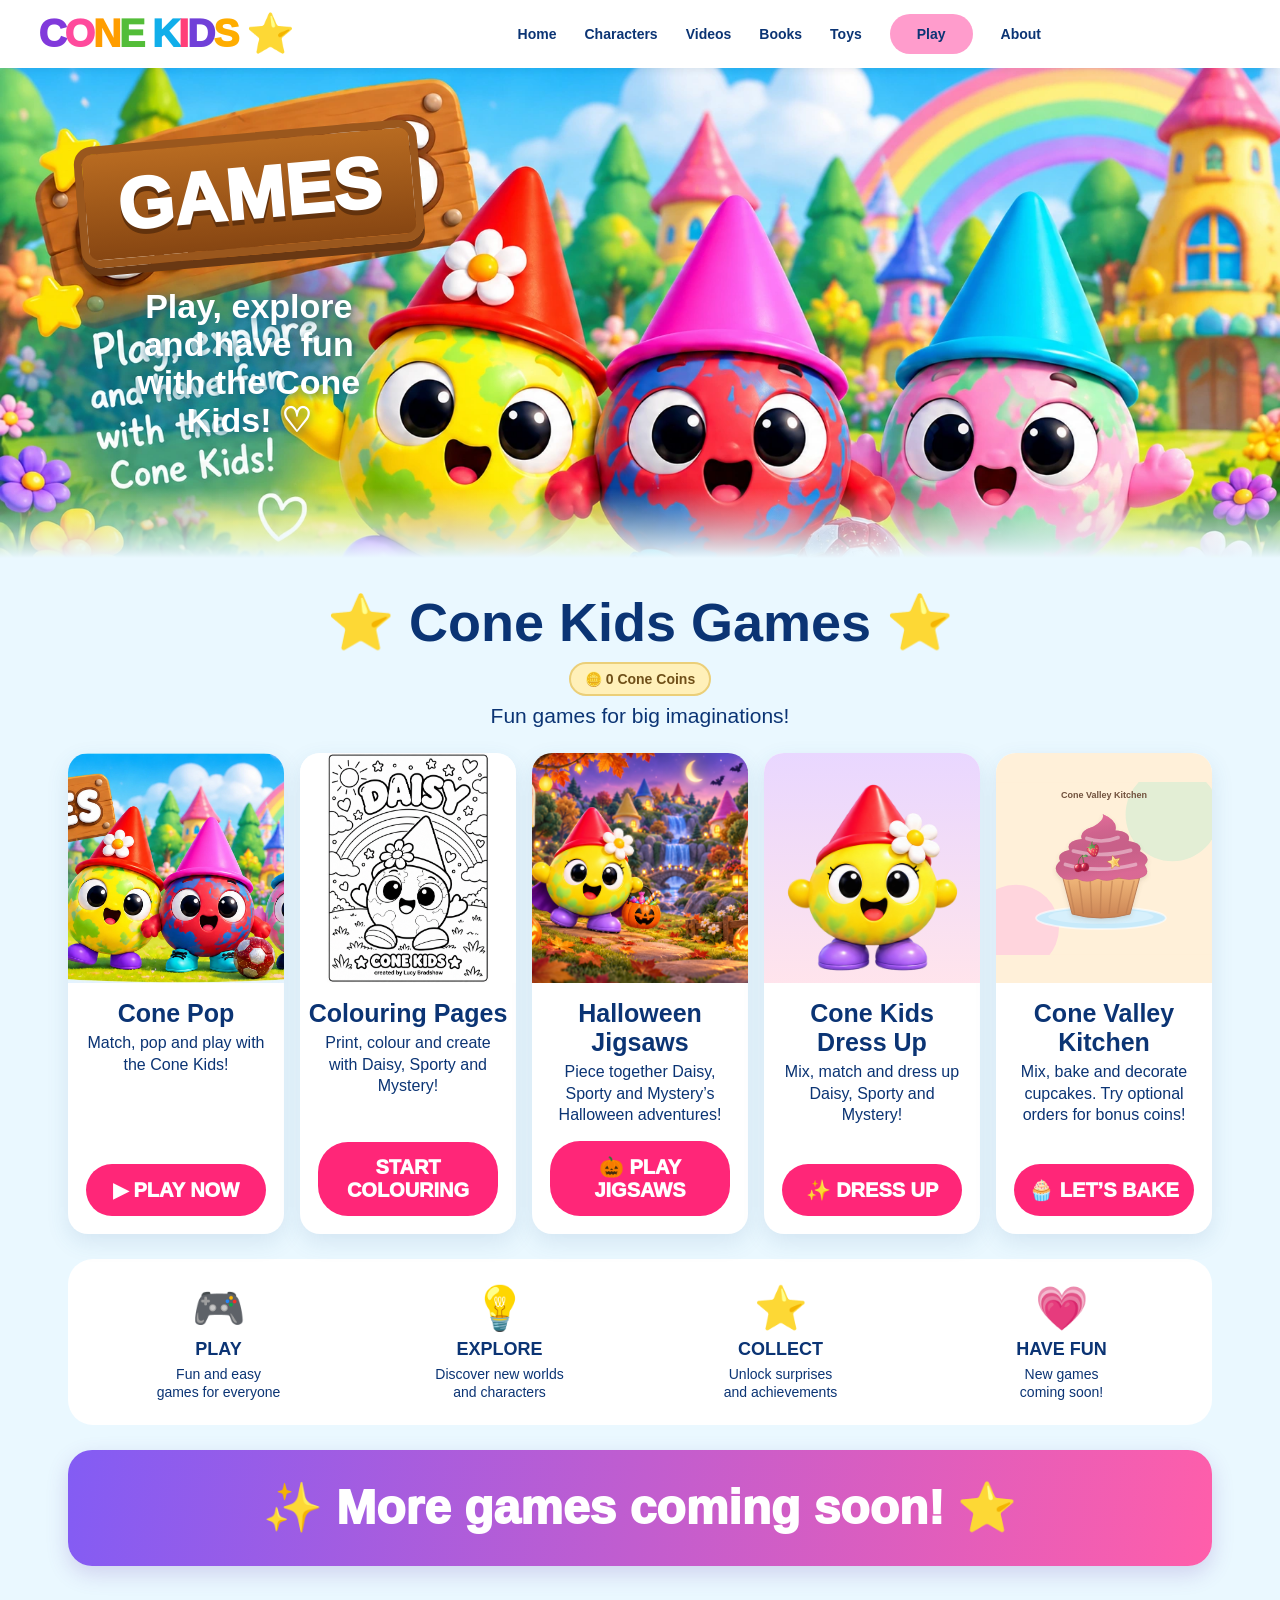
<file: play/index.html>
<!doctype html>
<html lang="en">
<head>
<meta charset="utf-8">
<meta name="viewport" content="width=device-width,initial-scale=1,viewport-fit=cover">
<meta name="theme-color" content="#ffffff">
<title>Cone Kids Games</title>
<style>
*{box-sizing:border-box}html{scroll-behavior:smooth}body{margin:0;font-family:Arial,sans-serif;color:#0b3474;background:#eaf8ff}
a{text-decoration:none;color:inherit}.nav{height:68px;background:#fff;display:flex;align-items:center;gap:24px;padding:8px 3%;position:relative;z-index:3;box-shadow:0 2px 8px #0001}
.logo{font-weight:1000;font-size:clamp(24px,4vw,39px);letter-spacing:-2px;white-space:nowrap}.logo span:nth-child(1){color:#8139db}.logo span:nth-child(2){color:#ff4a9c}.logo span:nth-child(3){color:#ff9d00}.logo span:nth-child(4){color:#53bd38}.logo span:nth-child(5){color:#11aeea}.logo span:nth-child(6){color:#ff3e79}.logo span:nth-child(7){color:#7040d8}.logo span:nth-child(8){color:#ffad00}
.links{display:flex;align-items:center;justify-content:center;gap:28px;font-weight:800;font-size:14px;flex:1}.links .active{background:#ff9ccc;padding:12px 27px;border-radius:28px}
.hero{min-height:490px;background:url("/play/hero-cone-kids-v2.webp") center 35%/cover no-repeat;position:relative;display:flex;align-items:flex-start;padding:65px 6%}
.hero:after{content:"";position:absolute;inset:auto 0 0;height:70px;background:linear-gradient(transparent,#eaf8ff)}
.sign{position:relative;z-index:1;max-width:410px;text-align:center}.wood{display:inline-block;background:linear-gradient(#b86b21,#874612);color:#fff;border:8px solid #9a571d;border-radius:18px;padding:12px 32px;font-weight:1000;font-size:clamp(42px,7vw,72px);transform:rotate(-5deg);text-shadow:0 5px 0 #62320d;box-shadow:0 8px 0 #693813}
.tag{margin:32px auto 0;color:white;font-size:clamp(22px,3vw,34px);font-weight:900;line-height:1.12;text-shadow:0 3px 8px #166c80;max-width:280px}
main{max-width:1180px;margin:auto;padding:25px 18px 50px}.title{text-align:center}.title h1{font-size:clamp(34px,5vw,54px);margin:8px 0 2px}.title p{font-size:21px;margin:0 0 25px}
.cards{display:grid;grid-template-columns:repeat(auto-fit,minmax(210px,1fr));gap:16px}.card{background:white;border-radius:20px;overflow:hidden;box-shadow:0 8px 22px #376b9520;text-align:center;display:flex;flex-direction:column}.art{height:230px;background-size:cover;background-position:center;position:relative}.cone{background-image:url("/play/hero-cone-kids-v2.webp")}.forest{background:linear-gradient(#7fe1ff,#d6f7b7)}.beach{background:linear-gradient(#73ddff,#ffe59b)}.castle{background:linear-gradient(#c799ff,#dff2ff)}.soon:before{content:"?";position:absolute;left:50%;top:50%;transform:translate(-50%,-50%);font-size:90px;font-weight:1000;color:white;text-shadow:0 5px 15px #172c65}.card h2{font-size:25px;margin:16px 8px 4px}.card p{margin:0 15px 15px;min-height:44px;line-height:1.35}.btn{display:block;margin:auto 18px 18px;border:0;border-radius:30px;padding:14px;font-weight:1000;font-size:20px;color:#fff;background:#ff2678}.disabled{background:#9ba6c9}
.features{margin-top:25px;background:#fff;border-radius:25px;display:grid;grid-template-columns:repeat(4,1fr);text-align:center;padding:24px 10px}.feat .icon{font-size:43px}.feat b{display:block;font-size:18px;margin:5px}.feat small{font-size:14px}
.banner{margin-top:25px;border-radius:24px;background:linear-gradient(100deg,#835cf4,#ff5eaa);color:#fff;text-align:center;padding:30px 20px;font-size:clamp(29px,5vw,48px);font-weight:1000;box-shadow:0 8px 22px #653caa33}
@media(max-width:760px){.nav{height:auto;min-height:60px}.links a:not(.active){display:none}.links{justify-content:flex-end}.links .active{padding:10px 20px}.hero{min-height:420px;background-position:61% center;padding:28px 18px}.sign{max-width:210px}.wood{font-size:38px;padding:9px 18px;border-width:5px}.tag{font-size:20px;margin-top:22px;max-width:170px}.cards{grid-template-columns:1fr 1fr}.art{height:175px}.features{grid-template-columns:1fr 1fr;gap:22px}.card h2{font-size:21px}}
@media(max-width:430px){.logo{font-size:24px}.hero{min-height:390px;background-position:59% center}.cards{grid-template-columns:1fr}.art{height:245px}.title p{font-size:17px}}
</style>
</head>
<body>
<nav class="nav">
  <a class="logo" href="/"><span>C</span><span>O</span><span>N</span><span>E</span> <span>K</span><span>I</span><span>D</span><span>S</span> ⭐</a>
  <div class="links"><a href="/">Home</a><a href="/#characters">Characters</a><a href="/#videos">Videos</a><a href="/#books">Books</a><a href="/#toys">Toys</a><a class="active" href="/play/">Play</a><a href="/#about">About</a></div>
</nav>
<section class="hero">
 <div class="sign"><div class="wood">GAMES</div><div class="tag">Play, explore<br>and have fun<br>with the Cone Kids! ♡</div></div>
</section>
<main>
 <div class="title"><h1>⭐ Cone Kids Games ⭐</h1><p>Fun games for big imaginations!</p></div>
 <section class="cards">
   <article class="card"><div class="art cone"></div><h2>Cone Pop</h2><p>Match, pop and play with the Cone Kids!</p><a class="btn" href="/play/cone-pop/?v=coins1">▶ PLAY NOW</a></article>
<article class="card"><div class="art" style="background-image:url('/play/colouring/assets/daisy-colouring-page.png');background-size:contain;background-position:center;background-repeat:no-repeat;background-color:#fff;"></div><h2>Colouring Pages</h2><p>Print, colour and create with Daisy, Sporty and Mystery!</p><a class="btn" href="/play/colouring/?v=coins1">START COLOURING</a></article>
   <article class="card"><div class="art" style="background-image:url('/play/halloween-jigsaws/assets/daisy-halloween.jpg');"></div><h2>Halloween Jigsaws</h2><p>Piece together Daisy, Sporty and Mystery’s Halloween adventures!</p><a class="btn" href="/play/halloween-jigsaws/?v=coins1">🎃 PLAY JIGSAWS</a></article>
   <article class="card"><div class="art" style="background-image:url('/play/dress-up/assets/daisy.png'),linear-gradient(#e9d7ff,#ffe4ec);background-size:contain,cover;background-repeat:no-repeat;background-position:center;"></div><h2>Cone Kids Dress Up</h2><p>Mix, match and dress up Daisy, Sporty and Mystery!</p><a class="btn" href="/play/dress-up/?v=coins1">✨ DRESS UP</a></article>
   <article class="card"><div class="art" style="background-image:url('/play/kitchen/cover.svg?v=2');background-color:#fff0d9;background-size:contain;background-repeat:no-repeat;"></div><h2>Cone Valley Kitchen</h2><p>Mix, bake and decorate cupcakes. Try optional orders for bonus coins!</p><a class="btn" href="/play/kitchen/?v=coins1">🧁 LET’S BAKE</a></article>
 </section>
 <section class="features">
  <div class="feat"><div class="icon">🎮</div><b>PLAY</b><small>Fun and easy<br>games for everyone</small></div>
  <div class="feat"><div class="icon">💡</div><b>EXPLORE</b><small>Discover new worlds<br>and characters</small></div>
  <div class="feat"><div class="icon">⭐</div><b>COLLECT</b><small>Unlock surprises<br>and achievements</small></div>
  <div class="feat"><div class="icon">💗</div><b>HAVE FUN</b><small>New games<br>coming soon!</small></div>
 </section>
 <div class="banner">✨ More games coming soon! ⭐</div>
</main>
<script src="/play/shared/cone-coins.js?v=1"></script><script defer src="https://static.cloudflareinsights.com/beacon.min.js" data-cf-beacon='{"token":"ecd15a050bbf453b8a7b44e8aaf2e507"}'></script></body></html>
</file>
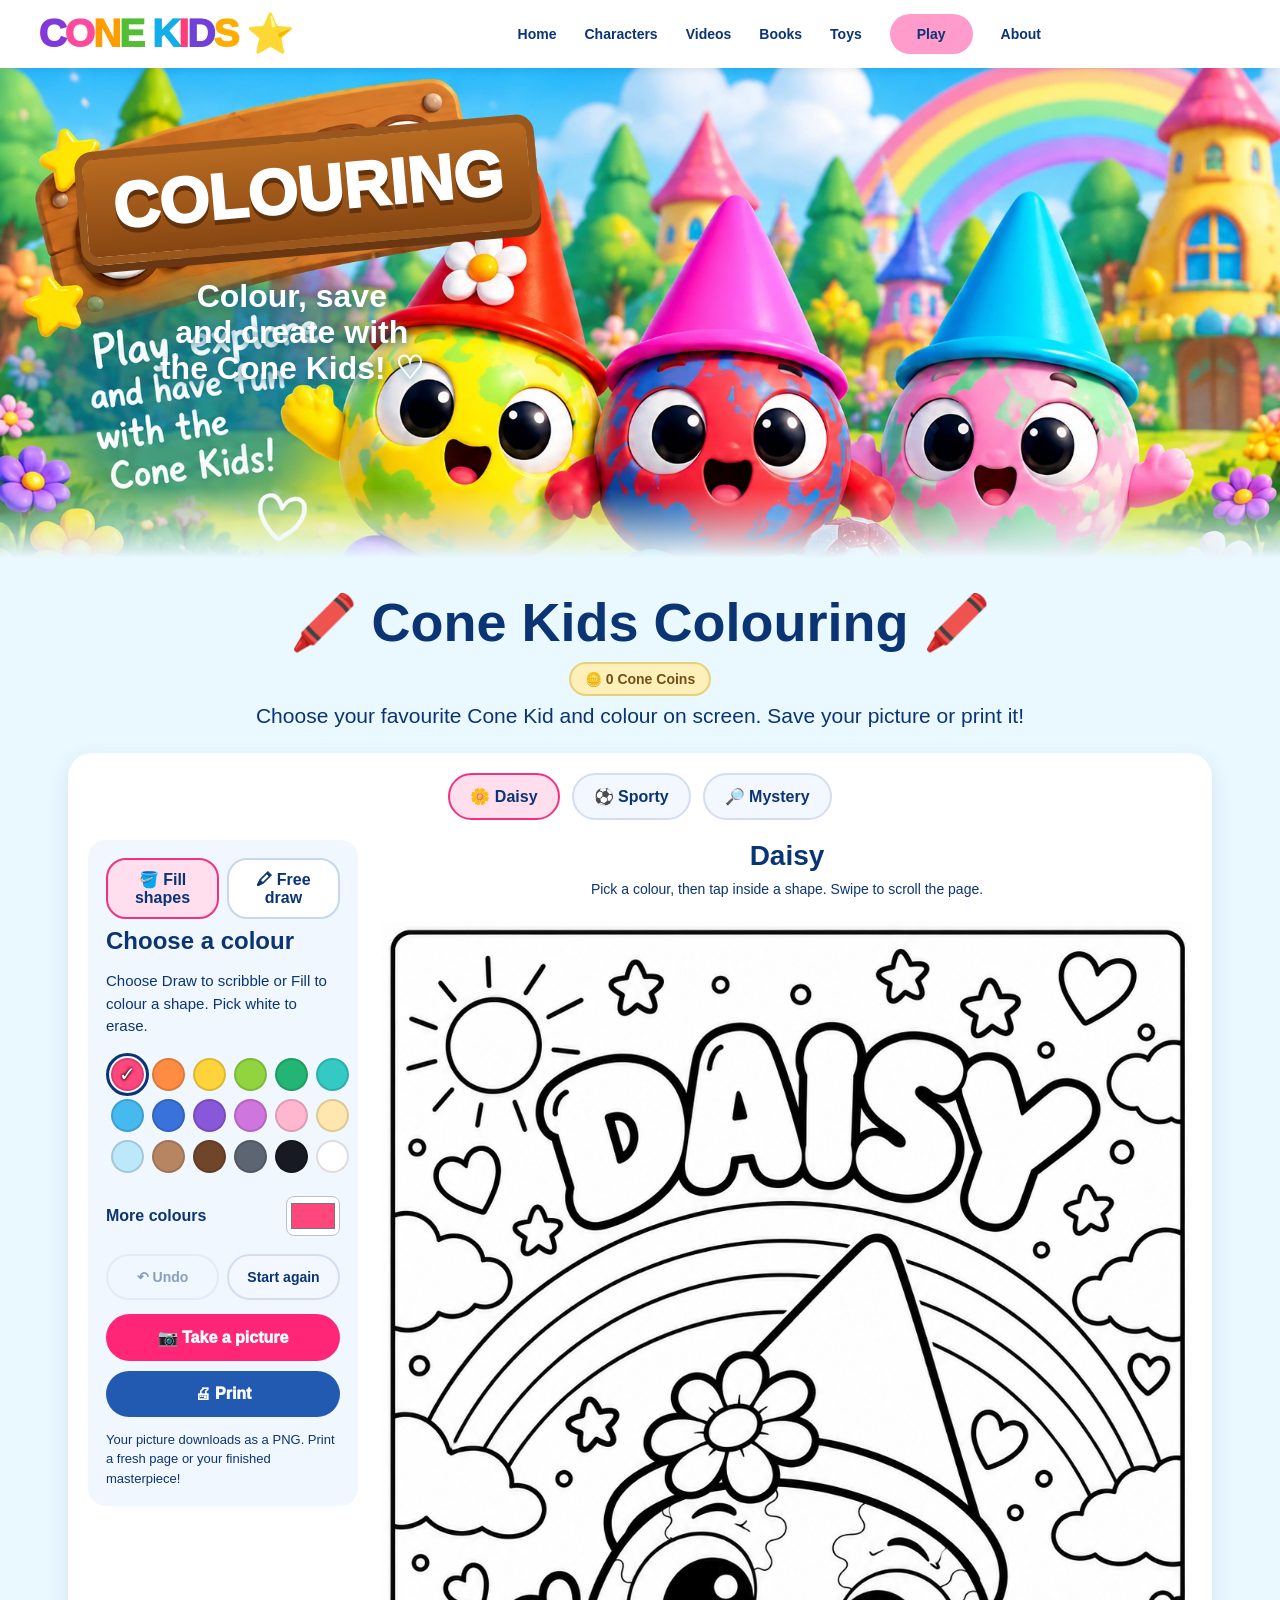
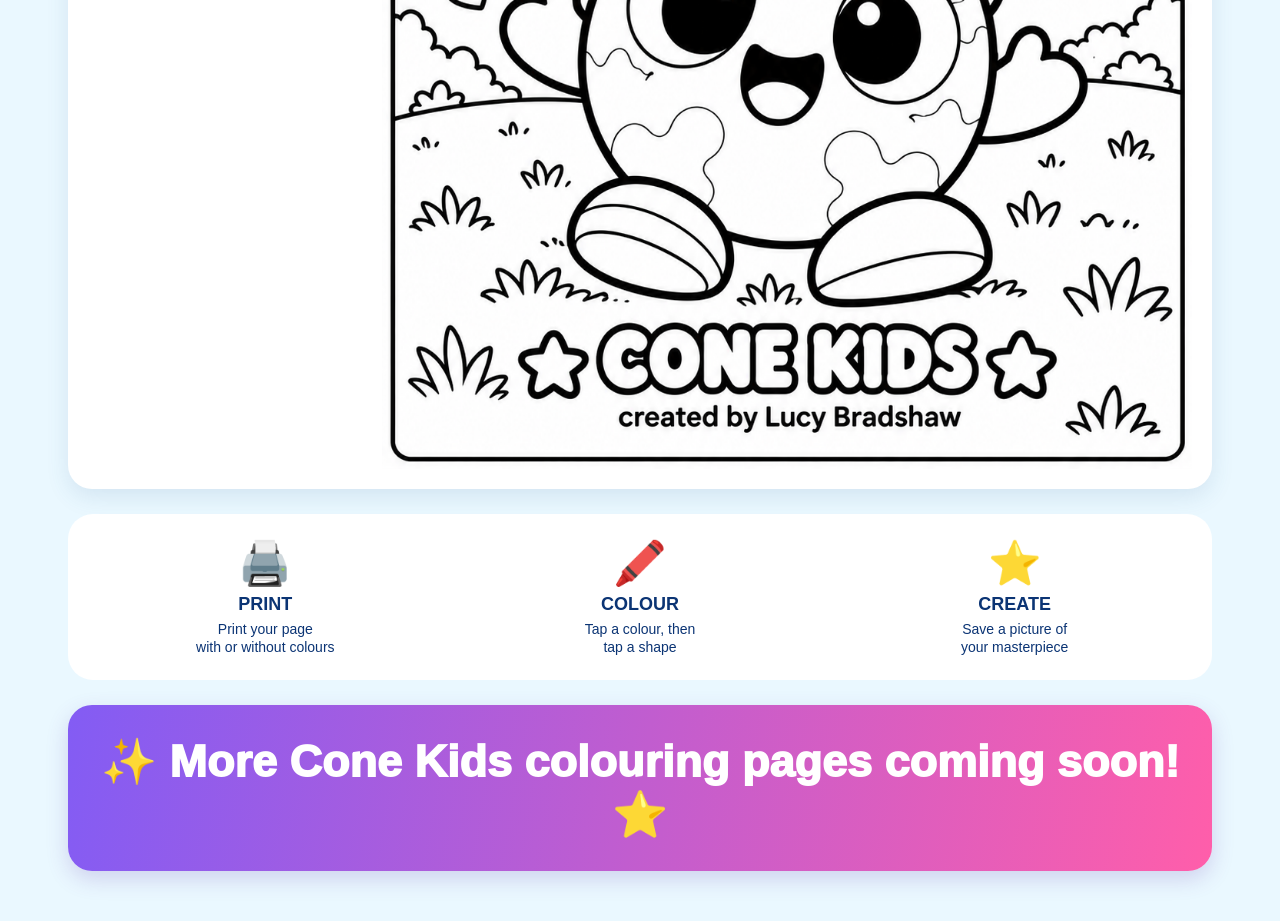
<file: play/colouring/index.html>
<!doctype html>
<html lang="en">
<head>
<meta charset="utf-8">
<meta name="viewport" content="width=device-width,initial-scale=1,viewport-fit=cover">
<meta name="theme-color" content="#ffffff">
<title>Cone Kids Colouring</title>
<style>
[hidden]{display:none!important}.mode-switch{display:flex;gap:8px;grid-column:1/-1;margin-bottom:8px}.mode-switch button{flex:1;padding:10px;min-height:44px;border:2px solid #c6d7ef;border-radius:20px;background:white;color:#0b3474;font-weight:bold}.mode-switch button[aria-pressed=true]{background:#ffdeee;border-color:#f33183}.brush-controls{display:flex;align-items:center;gap:8px;grid-column:1/-1;font-size:14px;margin-bottom:10px}.brush-controls input{min-width:0;flex:1;accent-color:#f33183}.brush-controls output{min-width:22px}

*{box-sizing:border-box}html{scroll-behavior:smooth}body{margin:0;font-family:Arial,sans-serif;color:#0b3474;background:#eaf8ff}
a{text-decoration:none;color:inherit}
.nav{height:68px;background:#fff;display:flex;align-items:center;gap:24px;padding:8px 3%;position:relative;z-index:3;box-shadow:0 2px 8px #0001}
.logo{font-weight:1000;font-size:clamp(24px,4vw,39px);letter-spacing:-2px;white-space:nowrap}
.logo span:nth-child(1){color:#8139db}.logo span:nth-child(2){color:#ff4a9c}.logo span:nth-child(3){color:#ff9d00}.logo span:nth-child(4){color:#53bd38}.logo span:nth-child(5){color:#11aeea}.logo span:nth-child(6){color:#ff3e79}.logo span:nth-child(7){color:#7040d8}.logo span:nth-child(8){color:#ffad00}
.links{display:flex;align-items:center;justify-content:center;gap:28px;font-weight:800;font-size:14px;flex:1}
.links .active{background:#ff9ccc;padding:12px 27px;border-radius:28px}
.hero{min-height:490px;background:url("/play/hero-cone-kids-v2.webp") center 35%/cover no-repeat;position:relative;display:flex;align-items:flex-start;padding:65px 6%}
.hero:after{content:"";position:absolute;inset:auto 0 0;height:70px;background:linear-gradient(transparent,#eaf8ff)}
.sign{position:relative;z-index:1;max-width:430px;text-align:center}
.wood{display:inline-block;background:linear-gradient(#b86b21,#874612);color:#fff;border:8px solid #9a571d;border-radius:18px;padding:12px 27px;font-weight:1000;font-size:clamp(34px,6vw,64px);transform:rotate(-5deg);text-shadow:0 5px 0 #62320d;box-shadow:0 8px 0 #693813}
.tag{margin:32px auto 0;color:white;font-size:clamp(21px,3vw,32px);font-weight:900;line-height:1.12;text-shadow:0 3px 8px #166c80;max-width:300px}
main{max-width:1180px;margin:auto;padding:25px 18px 50px}
.title{text-align:center}.title h1{font-size:clamp(34px,5vw,54px);margin:8px 0 2px}.title p{font-size:21px;margin:0 0 25px}






.btn{border:0;border-radius:30px;padding:14px 10px;font-weight:1000;font-size:16px;color:#fff;background:#ff2678;cursor:pointer}

.features{margin-top:25px;background:#fff;border-radius:25px;display:grid;grid-template-columns:repeat(3,1fr);text-align:center;padding:24px 10px}
.feat .icon{font-size:43px}.feat b{display:block;font-size:18px;margin:5px}.feat small{font-size:14px}
.banner{margin-top:25px;border-radius:24px;background:linear-gradient(100deg,#835cf4,#ff5eaa);color:#fff;text-align:center;padding:30px 20px;font-size:clamp(26px,5vw,45px);font-weight:1000;box-shadow:0 8px 22px #653caa33}

@media(max-width:760px){.nav{height:auto;min-height:60px}.links a:not(.active){display:none}.links{justify-content:flex-end}.links .active{padding:10px 20px}.hero{min-height:420px;background-position:61% center;padding:28px 18px}.sign{max-width:215px}.wood{font-size:32px;padding:9px 15px;border-width:5px}.tag{font-size:19px;margin-top:22px;max-width:175px}.features{grid-template-columns:1fr;gap:22px}}
@media(max-width:520px){.logo{font-size:24px}.hero{min-height:390px;background-position:59% center}.title p{font-size:17px}}
button,input{font:inherit}button{cursor:pointer}button:focus-visible,input:focus-visible{outline:3px solid #0b3474;outline-offset:4px}button:disabled{opacity:.45;cursor:default}
.studio{background:#fff;border-radius:24px;padding:20px;box-shadow:0 8px 22px #376b9520}.characters{display:flex;justify-content:center;gap:12px;margin-bottom:20px}.characters button,.edit-actions button{border:2px solid #d4def0;border-radius:24px;background:#f3f7ff;color:#0b3474;padding:12px 20px;font-weight:800;min-height:46px}.characters button[aria-pressed=true]{background:#ffdeee;border-color:#f33183}.workspace{display:grid;grid-template-columns:270px minmax(0,1fr);gap:24px;align-items:start}.toolbox{position:sticky;top:16px;background:#f1f7ff;border-radius:18px;padding:18px}.toolbox h2{margin:0;font-size:24px}.toolbox p{line-height:1.5;font-size:15px}.palette{display:grid;grid-template-columns:repeat(6,1fr);gap:8px;padding:5px}.swatch{width:100%;aspect-ratio:1;border:2px solid #0002;border-radius:50%;min-height:30px;position:relative}.swatch[aria-pressed=true]{outline:3px solid #0b3474;outline-offset:2px}.swatch[aria-pressed=true]:after{content:'✓';color:#fff;text-shadow:0 1px 3px #000,0 -1px 3px #000;font-size:20px}.custom{display:flex;align-items:center;justify-content:space-between;font-weight:700;margin:18px 0}.custom input{width:54px;height:40px;padding:2px;border:1px solid #b3c2d9;border-radius:8px;background:white}.edit-actions{display:flex;gap:8px}.edit-actions button{padding:10px;font-size:14px;flex:1}.save-actions{display:grid;gap:10px;margin-top:14px}.btn.print{background:#225ab2}.toolbox .tip{font-size:13px;margin-bottom:0}.drawing{min-width:0;text-align:center}.drawing h2{margin:0;font-size:28px}.drawing p{font-size:14px;min-height:34px;margin:8px 0;line-height:1.4}#artwork{display:block;width:100%;height:auto;background:#fff;cursor:crosshair;touch-action:pan-y pinch-zoom;-webkit-user-select:none;user-select:none}#print-artwork{display:none}
@media(max-width:760px){.hero{min-height:240px}.workspace{display:flex;flex-direction:column;gap:14px}.studio{padding:12px}.characters{gap:6px;margin-bottom:14px}.characters button{padding:10px 12px;flex:1;font-size:14px}.toolbox{position:sticky;top:0;z-index:4;width:100%;padding:10px;display:grid;grid-template-columns:1fr 1fr;gap:8px;box-shadow:0 3px 12px #0b347420}.toolbox h2,.toolbox p{display:none}.toolbox .palette{grid-column:1/-1;margin:0}.toolbox .custom{margin:0;font-size:14px;gap:8px}.toolbox .edit-actions{align-items:center}.toolbox .save-actions{grid-column:1/-1;margin:0}.toolbox .custom input{height:36px;width:44px}.toolbox h2{font-size:20px}.toolbox p{margin:6px 0 10px}.palette{grid-template-columns:repeat(9,1fr);gap:8px}.swatch{min-height:24px}.custom{margin:12px 0}.save-actions{grid-template-columns:1fr 1fr;margin-top:10px}.drawing{width:100%}.toolbox .tip{margin-top:10px}.title h1{font-size:30px}.title p{font-size:17px}.hero{display:none}main{padding-top:18px}.toolbox .edit-actions button{min-height:44px}.save-actions .btn{font-size:15px}.features{padding:20px 10px}}
/* Phones in landscape: tools beside the picture, never a full-screen overlay.
   Height, rather than width alone, also catches wide phones and browser bars. */
@media (orientation:landscape) and (max-height:600px){
 .hero{display:none}.nav{height:auto;min-height:44px;padding:5px 3%}.logo{font-size:24px}.links a:not(.active){display:none}.links{justify-content:flex-end}.links .active{padding:8px 16px}
 main{padding:8px 12px 24px}.title h1{font-size:24px;margin:4px 0 8px}.title p{display:none}.studio{padding:8px;border-radius:16px}
 .characters{gap:8px;margin-bottom:8px}.characters button{min-height:36px;padding:6px 14px;font-size:14px;flex:0 1 160px}
 .workspace{display:grid;grid-template-columns:190px minmax(0,1fr);gap:12px;align-items:start;min-width:0}
 .toolbox{display:flex;flex-direction:column;gap:8px;position:sticky;top:8px;width:190px;max-height:calc(100vh - 16px);max-height:calc(100dvh - 16px);overflow-y:auto;overscroll-behavior:contain;min-height:0;padding:8px;border-radius:12px;scrollbar-width:thin}
 .toolbox .mode-switch{position:sticky;top:-8px;z-index:1;flex-shrink:0;margin:0;padding:4px 0;background:#f1f7ff;gap:4px}.mode-switch button{min-height:40px;padding:8px 4px;font-size:13px}
 .toolbox h2,.toolbox p{display:none}.toolbox .palette{display:grid;grid-template-columns:repeat(6,minmax(0,1fr));gap:5px;padding:4px;margin:0}.swatch{min-height:0;min-width:0;width:100%;aspect-ratio:1}
 .toolbox .brush-controls{margin:0;font-size:12px;gap:5px;flex-shrink:0}.brush-controls input{width:60px}.toolbox .custom{margin:0;font-size:13px;gap:8px}.toolbox .custom input{height:32px;width:44px}
 .toolbox .edit-actions{gap:4px}.toolbox .edit-actions button{min-height:36px;font-size:12px;padding:6px 4px}.toolbox .save-actions{display:grid;grid-template-columns:1fr;gap:5px;margin:0}.save-actions .btn{min-height:36px;padding:8px 4px;font-size:13px}
 .drawing{position:sticky;top:8px;width:100%;min-width:0;text-align:center}.drawing h2{font-size:20px;margin:0}.drawing p{font-size:12px;min-height:0;margin:4px 0;line-height:1.3}
 #artwork{width:auto;height:auto;max-width:100%;max-height:calc(100vh - 85px);max-height:calc(100dvh - 85px);margin:0 auto}
}
@media print{@page{size:A4;margin:8mm}body{background:#fff}body>*{display:none!important}body>#print-artwork{display:block!important;width:100%;height:auto;max-height:280mm;object-fit:contain;margin:auto}}

</style>

</head>
<body>
<nav class="nav">
  <a class="logo" href="/"><span>C</span><span>O</span><span>N</span><span>E</span> <span>K</span><span>I</span><span>D</span><span>S</span> ⭐</a>
  <div class="links"><a href="/">Home</a><a href="/#characters">Characters</a><a href="/#videos">Videos</a><a href="/#books">Books</a><a href="/#toys">Toys</a><a class="active" href="/play/">Play</a><a href="/#about">About</a></div>
</nav>

<section class="hero">
 <div class="sign">
   <div class="wood">COLOURING</div>
   <div class="tag">Colour, save<br>and create with<br>the Cone Kids! ♡</div>
 </div>
</section>

<main>
 <div class="title">
   <h1>🖍️ Cone Kids Colouring 🖍️</h1>
   <p>Choose your favourite Cone Kid and colour on screen. Save your picture or print it!</p>
 </div>

 <section class="studio" aria-label="Colouring studio">
  <div class="characters" aria-label="Choose a Cone Kid">
   <button type="button" data-character="daisy" aria-pressed="true">🌼 Daisy</button>
   <button type="button" data-character="sporty" aria-pressed="false">⚽ Sporty</button>
   <button type="button" data-character="mystery" aria-pressed="false">🔎 Mystery</button>
  </div>
  <div class="workspace">
   <aside class="toolbox">
    <div class="mode-switch" role="group" aria-label="Colouring mode"><button type="button" data-mode="fill" aria-pressed="true">🪣 Fill shapes</button><button type="button" data-mode="draw" aria-pressed="false">🖍 Free draw</button></div>
    <label id="brush-controls" class="brush-controls" hidden>Brush size <input id="brush-size" type="range" min="4" max="36" value="12"><output id="brush-value" for="brush-size">12</output></label>
    <h2>Choose a colour</h2>
    <p>Choose Draw to scribble or Fill to colour a shape. Pick white to erase.</p>
    <div id="palette" class="palette" aria-label="Colour palette"></div>
    <label class="custom">More colours <input id="custom-colour" type="color" value="#ff477e" aria-label="Choose any colour"></label>
    <div class="edit-actions"><button id="undo" data-action disabled>↶ Undo</button><button id="reset" data-action disabled>Start again</button></div>
    <div class="save-actions"><button id="picture" class="btn" data-action disabled>📷 Take a picture</button><button id="print" class="btn print" data-action disabled>🖨 Print</button></div>
    <p class="tip">Your picture downloads as a PNG. Print a fresh page or your finished masterpiece!</p>
   </aside>
   <div class="drawing"><h2 id="page-name">Daisy</h2><p id="status" role="status" aria-live="polite">Loading Daisy…</p><canvas id="artwork" width="1054" height="1492" role="img" aria-label="Daisy colouring page"></canvas></div>
  </div>
 </section>

 <section class="features">
   <div class="feat"><div class="icon">🖨️</div><b>PRINT</b><small>Print your page<br>with or without colours</small></div>
   <div class="feat"><div class="icon">🖍️</div><b>COLOUR</b><small>Tap a colour, then<br>tap a shape</small></div>
   <div class="feat"><div class="icon">⭐</div><b>CREATE</b><small>Save a picture of<br>your masterpiece</small></div>
 </section>

 <div class="banner">✨ More Cone Kids colouring pages coming soon! ⭐</div>
</main>
<img id="print-artwork" alt="Your Cone Kids colouring picture">
<script src="engine.js?v=mobile2"></script>
<script src="app.js?v=mobile2"></script>
<script src="/play/shared/cone-coins.js?v=1"></script><script defer src="https://static.cloudflareinsights.com/beacon.min.js" data-cf-beacon='{"token":"ecd15a050bbf453b8a7b44e8aaf2e507"}'></script></body>
</html>
</file>
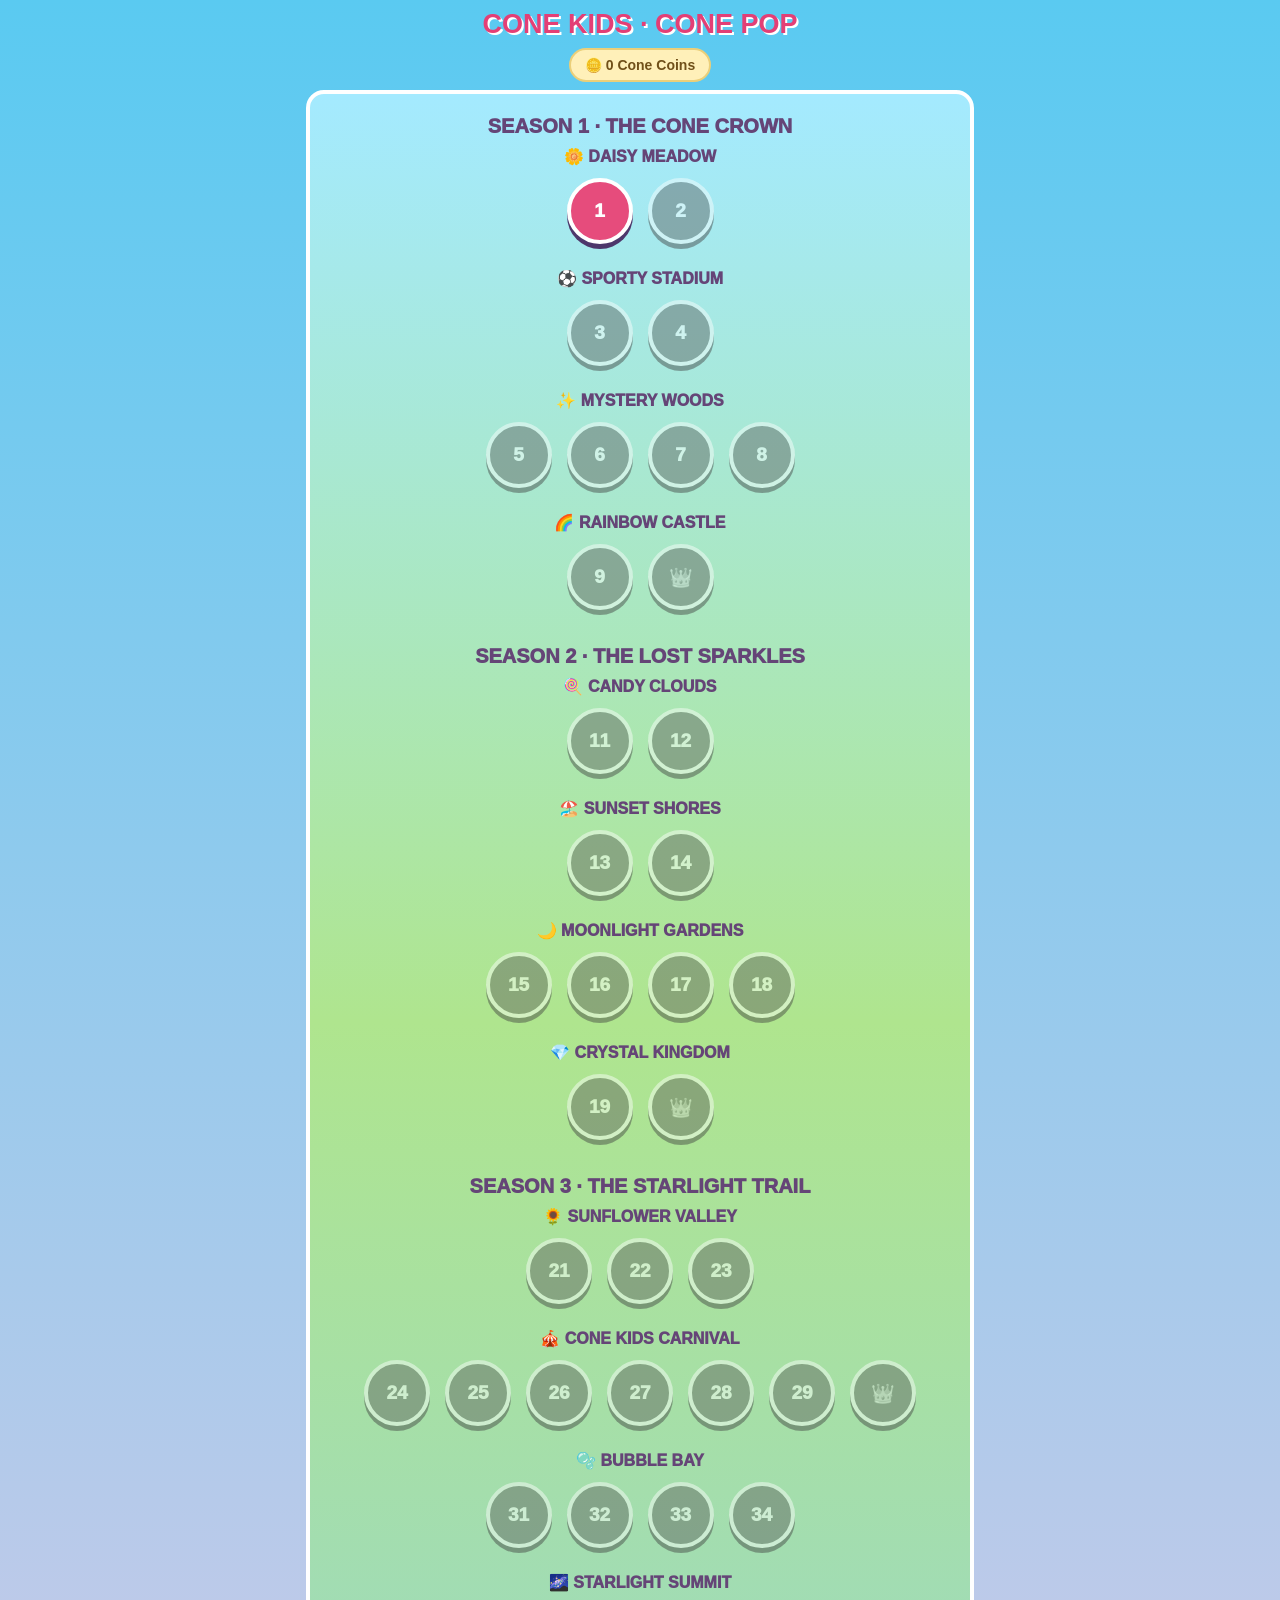
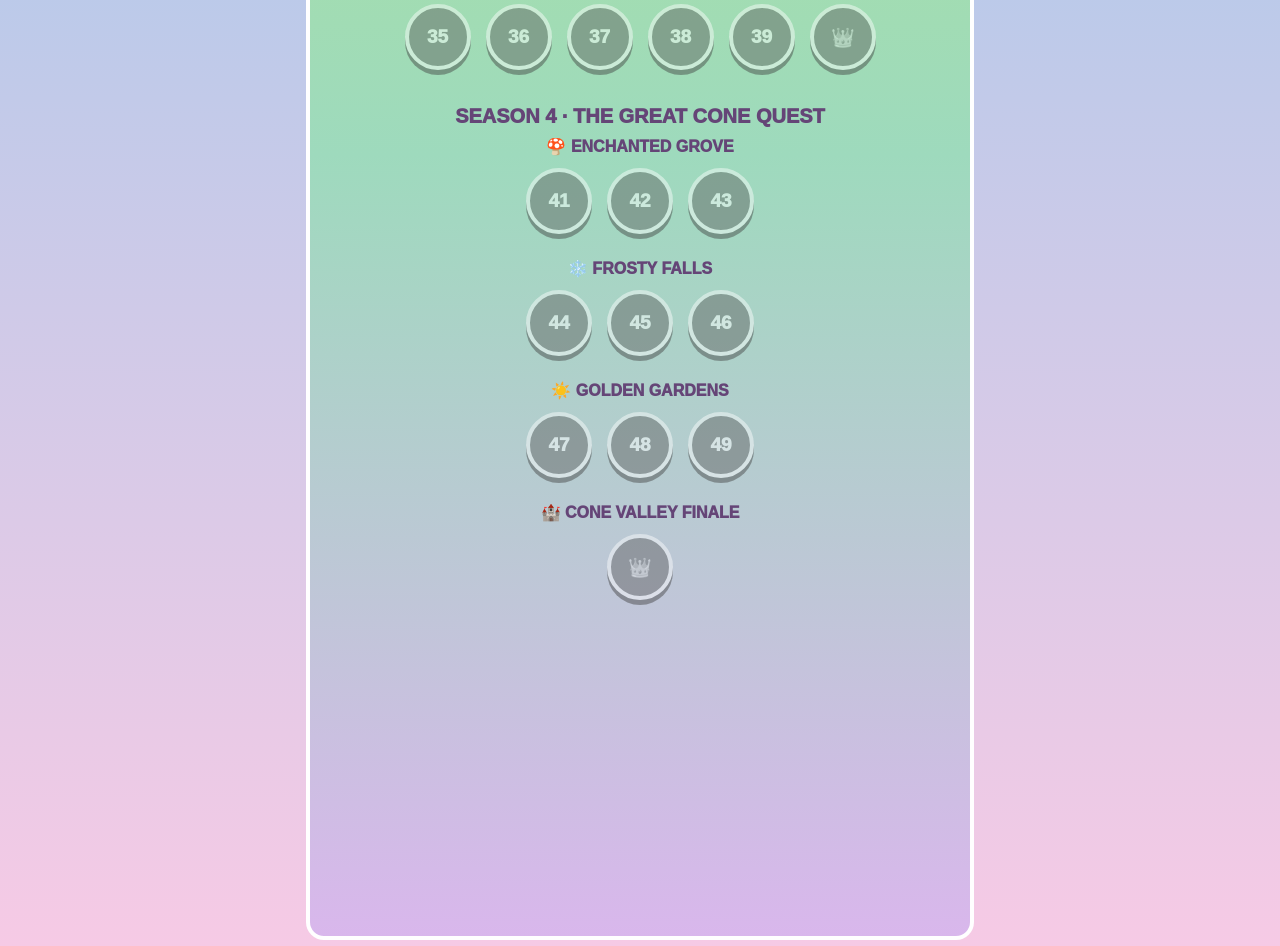
<file: play/cone-pop/index.html>
<!doctype html><html><head><meta charset="utf-8"><meta name="viewport" content="width=device-width,initial-scale=1,user-scalable=no"><title>Cone Kids — Cone Pop</title>
<style>*{box-sizing:border-box}body{margin:0;background:linear-gradient(#5acaf1,#f6cae5);font-family:Arial;color:#37264f;display:flex;justify-content:center;min-height:100vh}main{width:min(98vw,680px);padding:6px;text-align:center}h1{margin:3px;color:#e33f76;text-shadow:2px 2px white;font-size:27px}
#map{padding:12px;background:linear-gradient(#a4eaff,#afe58e 38%,#9edabd 68%,#d9b7ec);border:4px solid white;border-radius:18px;min-height:2450px}.zone{font-weight:1000;color:#654577;margin:9px}.path{display:flex;justify-content:center;gap:15px;flex-wrap:wrap;margin:12px 0 25px}.node{width:66px;height:66px;border-radius:50%;border:4px solid white;background:#75519f;color:white;font-weight:1000;font-size:19px;box-shadow:0 5px #4d376b;position:relative}.node.done{background:#efb634}.node.current{background:#e64c7c;animation:pulse .6s alternate infinite}.node.lock{opacity:.45;filter:grayscale(1)}.mini{position:absolute;bottom:-21px;left:50%;transform:translateX(-50%);font-size:13px;white-space:nowrap}@keyframes pulse{to{transform:scale(1.08)}}
#game{display:none}.top{display:flex;gap:5px}.badge{background:#704e9c;color:white;border:2px solid white;border-radius:11px;padding:7px;font-weight:900}.hud{flex:1;display:flex;justify-content:space-around;background:#fffbdc;border:2px solid white;border-radius:11px;padding:7px;font-size:11px;font-weight:900}#objective{font-weight:900;margin:6px}
#board{touch-action:none;user-select:none;-webkit-user-select:none;display:grid;grid-template-columns:repeat(7,1fr);gap:4px;background:#405982;padding:7px;border:4px solid white;border-radius:18px;box-shadow:0 7px #304261;position:relative}.tile{touch-action:none;-webkit-tap-highlight-color:transparent;cursor:grab;aspect-ratio:1;border:0;border-radius:12px;padding:0;overflow:hidden;position:relative;background:#647a9f;box-shadow:inset 0 -5px #0003;transition:.15s}.tile img{width:100%;height:100%;object-fit:cover;display:block}.tile .single{position:absolute;inset:0;display:flex;align-items:center;justify-content:center;font-size:clamp(25px,8vw,55px)}.t3{background:linear-gradient(#ffe86d,#ffb631)}.t4{background:linear-gradient(135deg,#d37bf2,#6c3ebc);color:white}.t5{background:linear-gradient(#fff3a8,#f4a8cc)}.t6{background:linear-gradient(#9bd8ff,#4f8cd2)}.t7{background:linear-gradient(#e9faff,#acd9ef)}.t8{background:linear-gradient(#3c2c59,#68537f);color:white}.t9{background:linear-gradient(#ffe66c,#d99b26)}.sel{outline:4px solid white;transform:scale(.86)}.pop{transform:scale(.05) rotate(30deg);opacity:.08;filter:brightness(1.8)}
.sp{position:absolute;inset:8%;border-radius:50%;display:flex;align-items:center;justify-content:center;font-size:clamp(22px,7vw,48px);border:3px solid white;color:white}.s1{background:#e94d8b}.s2{background:conic-gradient(#f55,#fc5,#ff5,#5d7,#5af,#a6e,#f55);animation:spin 1.2s linear infinite}.s3{background:conic-gradient(#fff,#f4d,#5df,#ff5,#fff);animation:pulse .4s alternate infinite}@keyframes spin{to{transform:rotate(360deg)}}
#banner{position:absolute;left:50%;top:43%;transform:translate(-50%,-50%);z-index:10;color:white;font-size:clamp(24px,8vw,52px);font-weight:1000;text-shadow:0 5px #7c2d6d,0 0 15px white;opacity:0;pointer-events:none;white-space:nowrap}.show{animation:bn .85s ease-out}@keyframes bn{0%{opacity:0;transform:translate(-50%,-50%) scale(.2)}35%{opacity:1;transform:translate(-50%,-50%) scale(1.18)}100%{opacity:0;transform:translate(-50%,-50%) scale(1.08)}}
#heroes{display:grid;grid-template-columns:repeat(3,1fr);gap:5px;margin:7px 0}.hero{background:#fffbdc;border:2px solid white;border-radius:11px;padding:4px;font-size:10px;font-weight:900}.hero img{width:37px;height:37px;border-radius:50%;object-fit:cover}.bar{height:7px;background:#c8bad8;border-radius:6px;overflow:hidden}.fill{height:100%;background:#e44878}.hero.ready{box-shadow:0 0 15px white,0 0 20px #ffd74e;animation:pulse .5s alternate infinite}
button.a{min-height:39px;border:2px solid white;border-radius:10px;background:#e44878;color:white;font-weight:900;padding:5px 12px;margin:2px}#sound{background:#5d70c2}#msg{min-height:22px;font-weight:900;font-size:13px}
#boss{display:none}.bossbar{height:20px;background:#4b315d;border:3px solid white;border-radius:12px;overflow:hidden}.bossfill{height:100%;background:#e84b75}.bossname{font-weight:1000;color:#7d386a}
#overlay{position:fixed;inset:0;background:#2d214dcc;display:none;align-items:center;justify-content:center;padding:15px;z-index:30}.modal{width:min(420px,95%);background:white;border:5px solid #ffd85b;border-radius:22px;padding:18px;box-shadow:0 10px #5b3d7b}.modal h2{color:#e43e76;font-size:29px;margin:3px}.modal button{padding:12px 22px;border:0;border-radius:12px;background:#e44878;color:white;font-weight:900;font-size:16px}.bigstars{font-size:39px}@media(max-width:430px){main{padding:3px}#board{gap:3px;padding:5px}.tile{border-radius:8px}h1{font-size:21px}.hud{font-size:9px}.node{width:58px;height:58px}}</style></head>
<body><main><h1>CONE KIDS · CONE POP</h1><section id="world"><div id="map">
<div class="zone" style="font-size:20px">SEASON 1 · THE CONE CROWN</div>
<div class="zone">🌼 DAISY MEADOW</div><div class="path" id="z1"></div>
<div class="zone">⚽ SPORTY STADIUM</div><div class="path" id="z2"></div>
<div class="zone">✨ MYSTERY WOODS</div><div class="path" id="z3"></div>
<div class="zone">🌈 RAINBOW CASTLE</div><div class="path" id="z4"></div>
<div class="zone" style="font-size:20px;margin-top:35px">SEASON 2 · THE LOST SPARKLES</div>
<div class="zone">🍭 CANDY CLOUDS</div><div class="path" id="z5"></div>
<div class="zone">🏖️ SUNSET SHORES</div><div class="path" id="z6"></div>
<div class="zone">🌙 MOONLIGHT GARDENS</div><div class="path" id="z7"></div>
<div class="zone">💎 CRYSTAL KINGDOM</div><div class="path" id="z8"></div>
<div class="zone" style="font-size:20px;margin-top:35px">SEASON 3 · THE STARLIGHT TRAIL</div>
<div class="zone">🌻 SUNFLOWER VALLEY</div><div class="path" id="z9"></div>
<div class="zone">🎪 CONE KIDS CARNIVAL</div><div class="path" id="z10"></div>
<div class="zone">🫧 BUBBLE BAY</div><div class="path" id="z11"></div>
<div class="zone">🌌 STARLIGHT SUMMIT</div><div class="path" id="z12"></div>
<div class="zone" style="font-size:20px;margin-top:35px">SEASON 4 · THE GREAT CONE QUEST</div>
<div class="zone">🍄 ENCHANTED GROVE</div><div class="path" id="z13"></div>
<div class="zone">❄️ FROSTY FALLS</div><div class="path" id="z14"></div>
<div class="zone">☀️ GOLDEN GARDENS</div><div class="path" id="z15"></div>
<div class="zone">🏰 CONE VALLEY FINALE</div><div class="path" id="z16"></div>
</div></section>
<section id="game"><div class="top"><div class="badge">LV <b id="lvl">1</b></div><div class="hud"><span>SCORE <b id="score">0</b></span><span>MOVES <b id="moves">0</b></span><span>⭐ <b id="stars">0</b></span><span>COMBO <b id="combo">x1</b></span></div></div><div id="objective"></div><div id="boss"><div class="bossname" id="bossname">👑 GRUMBLE KING</div><div class="bossbar"><div class="bossfill" id="bossfill"></div></div></div><div id="board"><div id="banner"></div></div>
<div id="heroes"><div class="hero" id="hd"><img src="[data-uri]">DAISY 🌼<div class="bar"><div class="fill" id="fd"></div></div></div><div class="hero" id="hs"><img src="[data-uri]">SPORTY ⚽<div class="bar"><div class="fill" id="fs"></div></div></div><div class="hero" id="hm"><img src="[data-uri]">MYSTERY ✨<div class="bar"><div class="fill" id="fm"></div></div></div></div><button class="a" id="back">🗺 MAP</button><button class="a" id="hint">✨ HINT</button><button class="a" id="sound">🔊 SOUND</button><div id="msg">Slide a tile up, down, left or right to swap it.</div></section></main>
<div id="overlay"><div class="modal"><h2 id="ot"></h2><div id="obody"></div><button id="ok">CONTINUE</button></div></div>
<script src="/play/shared/cone-coins.js?v=1"></script><script>
(()=>{const $=x=>document.querySelector(x),B=$('#board'),bn=$('#banner'),imgs=['[data-uri]','[data-uri]','[data-uri]'];
const L=[
['Daisy Meadow',24,8,'score',4],['Flower Fields',24,6,'collect',5,10],['Sporty Stadium',24,6,'collect',5,11],['Goal Rush',22,14,'score',5],['Mystery Woods',22,6,'collect',5,12],['Magic Jelly',21,6,'collect',5,13],['Cloud Kingdom',21,6,'collect',5,14],['Mystery Mansion',20,5,'collect',5,15],['Rainbow Castle',19,22,'score',5],['Cone Crown',22,85,'boss',5],
['Candy Clouds',23,10,'score',5],['Sugar Flower Trail',23,7,'collect',5,10],['Sunset Shores',22,7,'collect',5,11],['Beach Ball Blitz',21,18,'score',5],['Moonlight Gardens',21,7,'collect',5,12],['Midnight Jelly',20,7,'collect',5,13],['Stormy Skies',20,7,'collect',5,14],['Crystal Keys',19,6,'collect',5,15],['Sparkle Palace',20,24,'score',5],['Shadow Crown',26,90,'boss',5],
['Sunflower Start',24,14,'score',5],['Petal Parade',24,7,'collect',5,10],['Sporty Sprint',23,8,'collect',5,11],['Secret Signs',23,7,'collect',5,12],['Carnival Lights',22,20,'score',5],['Jelly Jamboree',22,8,'collect',5,13],['Cloud Carousel',21,8,'collect',5,14],['Key to the Fair',21,7,'collect',5,15],['Big Top Sparkle',22,27,'score',5],['Carnival Crown',28,105,'boss',5],
['Bubble Bay',23,17,'score',5],['Flower Float',22,8,'collect',5,10],['Football Ferry',22,8,'collect',5,11],['Mystery Marina',21,8,'collect',5,12],['Jelly Jetty',21,8,'collect',5,13],['Cloud Cove',21,8,'collect',5,14],['Treasure Keys',21,8,'collect',5,15],['Bubble Burst',21,29,'score',5],['Starlight Steps',21,31,'score',5],['Summit Guardian',29,110,'boss',5],
['Enchanted Grove',23,18,'score',5],['Flower Magic',22,8,'collect',5,10],['Sporty Snowball',22,8,'collect',5,11],['Mystery Frost',21,8,'collect',5,12],['Golden Jelly',21,8,'collect',5,13],['Cloudy Heights',21,8,'collect',5,14],['Final Keys',21,8,'collect',5,15],['Golden Gardens',22,32,'score',5],['Cone Valley',22,34,'score',5],['Great Cone Finale',32,120,'boss',5]
];
let lv=0,a=[],sp=[],sel=-1,score=0,moves=0,stars=0,remaining=0,busy=0,chain=1,charge=[0,0,0],bossHP=100,sound=1,AC=null;
let save=JSON.parse(localStorage.getItem('conePopSeasons12SwipeFix')||'{"unlocked":1,"ratings":[]}');if(!save.ratings)save.ratings=[];
const baseRnd=()=>Math.floor(Math.random()*L[lv][4]),rnd=()=>baseRnd();function saveNow(){localStorage.setItem('conePopSeasons12SwipeFix',JSON.stringify(save))}
function audio(){if(!AC)AC=new(window.AudioContext||window.webkitAudioContext)();if(AC.state==='suspended')AC.resume()}
function tone(f,d=.09,v=.09,delay=0,type='sine'){if(!sound)return;audio();let o=AC.createOscillator(),g=AC.createGain(),n=AC.currentTime+delay;o.type=type;o.frequency.setValueAtTime(f,n);g.gain.setValueAtTime(v,n);g.gain.exponentialRampToValueAtTime(.001,n+d);o.connect(g);g.connect(AC.destination);o.start(n);o.stop(n+d+.02)}
function sfx(k){
 if(k==='swap'){tone(300,.05,.055,0,'triangle');tone(420,.06,.05,.035,'triangle')}
 else if(k==='bad'){tone(180,.09,.07,0,'square');tone(130,.10,.05,.06,'square')}
 else if(k==='pop'){tone(520,.07,.075);tone(710,.08,.06,.045)}
 else if(k==='power'){tone(430,.08,.08);tone(650,.10,.08,.05);tone(900,.13,.075,.10)}
 else if(k==='rain'){[520,650,780,980].forEach((f,i)=>tone(f,.14,.075,i*.055,'sine'))}
 else if(k==='mega'){[260,390,560,780,1050].forEach((f,i)=>tone(f,.18,.085,i*.055,i<2?'triangle':'sine'))}
 else if(k==='collect'){tone(760,.07,.07);tone(1050,.11,.075,.055)}
 else if(k==='win'){[523,659,784,1047,1319].forEach((f,i)=>tone(f,.26,.08,i*.105,'sine'))}
}
function map(){for(let z=1;z<=16;z++)$('#z'+z).innerHTML='';for(let i=0;i<50;i++){let b=document.createElement('button'),un=i<save.unlocked,r=save.ratings[i]||0;b.className='node '+(r?'done ':'')+(i==save.unlocked-1?'current ':'')+(!un?'lock':'');b.innerHTML=(((i+1)%10===0)?'👑':i+1)+'<span class="mini">'+('★'.repeat(r)||'')+'</span>';b.disabled=!un;b.onclick=()=>start(i);let zone=i<2?1:i<4?2:i<8?3:i<10?4:i<12?5:i<14?6:i<18?7:i<20?8:i<23?9:i<30?10:i<34?11:i<40?12:i<43?13:i<46?14:i<49?15:16;$('#z'+zone).append(b)}$('#world').style.display='block';$('#game').style.display='none'}
function start(i){audio();lv=i;a=[];sp=Array(49).fill(0);for(let k=0;k<49;k++){let v=rnd();while((k%7>1&&a[k-1]==v&&a[k-2]==v)||(k>=14&&a[k-7]==v&&a[k-14]==v))v=rnd();a.push(v)}score=stars=0;moves=L[lv][1];remaining=L[lv][2];bossHP=L[lv][2];sel=-1;chain=1;charge=[0,0,0];
if(L[lv][3]==='collect'){let type=L[lv][5],spots=[2,8,13,18,24,30,36,42];for(let n=0;n<L[lv][2];n++)a[spots[n]]=type}
$('#world').style.display='none';$('#game').style.display='block';$('#boss').style.display=L[lv][3]==='boss'?'block':'none';
if(L[lv][3]==='boss'){let names={9:'👑 GRUMBLE KING',19:'🌑 SHADOW KING',29:'🎪 CARNIVAL KING',39:'🌌 STAR GUARDIAN',49:'🏰 GREAT CONE KING'};$('#bossname').textContent=names[lv]||'👑 CONE GUARDIAN';}
hud();draw();if(!hasMove())autoShuffle()}
function ensureCollectMatches(type){/* Objective tiles are their own single tile type. Seed each near potential matches without overlays. */let placed=[];for(let i=0;i<49;i++)if(a[i]===type)placed.push(i);if(placed.length<3){a[0]=a[1]=a[2]=type}}
function hud(){let l=L[lv];$('#lvl').textContent=lv+1;$('#score').textContent=score;$('#moves').textContent=moves;$('#stars').textContent=stars;$('#combo').textContent='x'+chain;let names={10:'flowers',11:'footballs',12:'mystery tiles',13:'jellies',14:'clouds',15:'keys'};$('#objective').textContent=l[0]+' · '+(l[3]==='boss'?'Boss HP '+bossHP+'%':l[3]==='score'?Math.max(0,l[2]-stars)+' stars to go':remaining+' '+names[l[5]]+' remaining');$('#bossfill').style.width=Math.max(0,100*bossHP/L[lv][2])+'%';['d','s','m'].forEach((x,i)=>{$('#f'+x).style.width=charge[i]+'%';$('#h'+x).classList.toggle('ready',charge[i]>=100)})}
function tile(v,s){if(s)return '<div class="sp s'+s+'">'+(['','✹','🌈','👑'][s])+'</div>';if(v<3)return '<img src="'+imgs[v]+'">';let sym={3:'⭐',4:'💎',10:'🌼',11:'⚽',12:'?',13:'✦',14:'☁',15:'🔑'}[v]||'✦';let cls=v>=10?('t'+({10:5,11:6,12:8,13:4,14:7,15:9}[v])):('t'+v);return '<div class="single '+cls+'">'+sym+'</div>'}
function draw(){[...B.querySelectorAll('.tile')].forEach(e=>e.remove());a.forEach((v,i)=>{let e=document.createElement('button');e.className='tile'+(sel==i?' sel':'');e.innerHTML=tile(v,sp[i]);e.dataset.i=i;e.addEventListener('pointerdown',dragStart,{passive:false});B.insertBefore(e,bn)})}
const adj=(x,y)=>Math.abs(x-y)==7||(Math.abs(x-y)==1&&Math.floor(x/7)==Math.floor(y/7));function hasMove(){for(let i=0;i<49;i++)for(const j of[i+1,i+7])if(j<49&&adj(i,j)){[a[i],a[j]]=[a[j],a[i]];let ok=groups().length;[a[i],a[j]]=[a[j],a[i]];if(ok)return true}return false}
function autoShuffle(){let tries=0;do{for(let i=a.length-1;i>0;i--){let j=Math.floor(Math.random()*(i+1));[a[i],a[j]]=[a[j],a[i]];[sp[i],sp[j]]=[sp[j],sp[i]]}tries++}while((groups().length||!hasMove())&&tries<80);flash('NO MOVES · SHUFFLE! 🔀');draw()}function groups(){let out=[];for(let r=0;r<7;r++){let st=0;for(let c=1;c<=7;c++){let i=r*7+c;if(c==7||a[i]!=a[r*7+st]){if(c-st>=3)out.push([...Array(c-st)].map((_,k)=>r*7+st+k));st=c}}}for(let c=0;c<7;c++){let st=0;for(let r=1;r<=7;r++){let i=r*7+c;if(r==7||a[i]!=a[st*7+c]){if(r-st>=3)out.push([...Array(r-st)].map((_,k)=>(st+k)*7+c));st=r}}}return out}
function flash(x){bn.textContent=x;bn.className='show';setTimeout(()=>bn.className='',850)}function expand(set){let z=new Set(set);for(const i of [...set]){if(sp[i]==1){let r=Math.floor(i/7),c=i%7;for(let x=0;x<7;x++)z.add(r*7+x);for(let y=0;y<7;y++)z.add(y*7+c)}if(sp[i]==2){let v=a[i];for(let k=0;k<49;k++)if(a[k]==v)z.add(k)}if(sp[i]==3)for(let k=0;k<49;k++)if(Math.random()<.5)z.add(k)}return z}
function collect(i){if(L[lv][3]==='collect'&&a[i]===L[lv][5]&&remaining>0){remaining--;sfx('collect')}}
function clearSet(set,mult=1){set=expand(set);let els=[...B.querySelectorAll('.tile')];set.forEach(i=>{els[i]?.classList.add('pop');collect(i);if(a[i]<3)charge[a[i]]=Math.min(100,charge[a[i]]+7);a[i]=-1;sp[i]=0});score+=set.size*150*chain*mult;if(L[lv][3]==='boss')bossHP=Math.max(0,bossHP-set.size*(mult>1?2:1));hud();setTimeout(()=>{fall();draw();setTimeout(cascade,160)},180)}
function newVal(){if(L[lv][3]==='collect'&&remaining>0){let help=moves<=6?.32:.18;if(Math.random()<help)return L[lv][5]}return rnd()}
function fall(){for(let c=0;c<7;c++){let vals=[];for(let r=6;r>=0;r--){let i=r*7+c;if(a[i]>=0)vals.push([a[i],sp[i]])}for(let r=6,k=0;r>=0;r--,k++){let i=r*7+c;if(k<vals.length){a[i]=vals[k][0];sp[i]=vals[k][1]}else{a[i]=newVal();sp[i]=0}}}}
function cascade(){let gs=groups();if(!gs.length){chain=1;hud();draw();check();if(!hasMove()&&moves>0){autoShuffle()}busy=0;return}chain++;let set=new Set,create=[];for(const g of gs){g.forEach(i=>set.add(i));let n=g.length;if(n>=6){create.push([g[Math.floor(n/2)],3]);stars+=6;flash('GOLDEN MEGA CONE! 👑');sfx('mega')}else if(n==5){create.push([g[2],2]);stars+=4;flash('RAINBOW CONE! 🌈');sfx('rain')}else if(n==4){create.push([g[1],1]);stars+=2;flash('SUPER CONE! ✹');sfx('power')}else{stars++;sfx('pop')}}set=expand(set);let els=[...B.querySelectorAll('.tile')];set.forEach(i=>els[i]?.classList.add('pop'));setTimeout(()=>{set.forEach(i=>{collect(i);if(a[i]<3)charge[a[i]]=Math.min(100,charge[a[i]]+8);a[i]=-1;sp[i]=0});for(const [i,s] of create){a[i]=Math.floor(Math.random()*3);sp[i]=s}score+=set.size*140*chain;if(L[lv][3]==='boss')bossHP=Math.max(0,bossHP-set.size*(create.length?2:1));fall();hud();draw();setTimeout(cascade,160)},180)}
let dragFrom=-1,startX=0,startY=0,dragging=false,swipeCommitted=false,pointerId=null;
function tileFromPoint(x,y){let el=document.elementFromPoint(x,y);if(!el)return -1;let t=el.closest('.tile');return t&&t.dataset.i!==undefined?+t.dataset.i:-1}
function dragStart(ev){if(busy||dragging)return;let i=+ev.currentTarget.dataset.i;if(i<0)return;ev.preventDefault();dragFrom=i;startX=ev.clientX;startY=ev.clientY;dragging=true;swipeCommitted=false;pointerId=ev.pointerId;sel=i;draw();try{B.setPointerCapture(ev.pointerId)}catch(e){}}
function boardDragMove(ev){if(!dragging||busy||swipeCommitted||ev.pointerId!==pointerId)return;ev.preventDefault();let dx=ev.clientX-startX,dy=ev.clientY-startY;
let threshold=Math.max(7,Math.min(14,B.clientWidth/45));if(Math.max(Math.abs(dx),Math.abs(dy))<threshold)return;
let i=dragFrom,r=Math.floor(i/7),c=i%7,j=-1;
if(Math.abs(dx)>Math.abs(dy)){if(dx>0&&c<6)j=i+1;else if(dx<0&&c>0)j=i-1}else{if(dy>0&&r<6)j=i+7;else if(dy<0&&r>0)j=i-7}
if(j>=0){swipeCommitted=true;dragging=false;sel=-1;try{B.releasePointerCapture(ev.pointerId)}catch(e){};swapDirect(i,j)}}
function boardDragEnd(ev){if(ev.pointerId!==pointerId)return;if(dragging&&!swipeCommitted){let dx=ev.clientX-startX,dy=ev.clientY-startY;if(Math.max(Math.abs(dx),Math.abs(dy))>=6){boardDragMove(ev)}}dragging=false;pointerId=null;if(!swipeCommitted){sel=-1;draw()}}
function boardDragCancel(ev){dragging=false;swipeCommitted=false;pointerId=null;sel=-1;draw()}
B.addEventListener('pointermove',boardDragMove,{passive:false});B.addEventListener('pointerup',boardDragEnd,{passive:false});B.addEventListener('pointercancel',boardDragCancel,{passive:false});
function swapDirect(x,i){if(busy||x<0||i<0||!adj(x,i))return;busy=1;sfx('swap');[a[x],a[i]]=[a[i],a[x]];[sp[x],sp[i]]=[sp[i],sp[x]];draw();setTimeout(()=>{if(sp[x]&&sp[i]){moves--;let set=new Set([x,i]);if(sp[x]>=2&&sp[i]>=2){for(let k=0;k<49;k++)set.add(k);flash('DOUBLE CONE COMBO!');sfx('mega')}else{set=expand(set);flash('SPECIAL COMBO!');sfx('rain')}clearSet(set,3);return}if(!groups().length&&!sp[x]&&!sp[i]){[a[x],a[i]]=[a[i],a[x]];[sp[x],sp[i]]=[sp[i],sp[x]];busy=0;sfx('bad');draw()}else{moves--;if(sp[x]||sp[i]){flash('BONUS BLAST!');sfx('power');clearSet(new Set([x,i]),2)}else cascade()}hud()},85)}
function tap(i){if(busy)return;if(sel<0){sel=i;draw();return}if(!adj(sel,i)){sel=i;draw();return}busy=1;let x=sel;sel=-1;sfx('swap');[a[x],a[i]]=[a[i],a[x]];[sp[x],sp[i]]=[sp[i],sp[x]];draw();setTimeout(()=>{if(sp[x]&&sp[i]){moves--;let set=new Set([x,i]);if(sp[x]>=2&&sp[i]>=2){for(let k=0;k<49;k++)set.add(k);flash('DOUBLE CONE COMBO!');sfx('mega')}else{set=expand(set);flash('SPECIAL COMBO!');sfx('rain')}clearSet(set,3);return}if(!groups().length&&!sp[x]&&!sp[i]){[a[x],a[i]]=[a[i],a[x]];[sp[x],sp[i]]=[sp[i],sp[x]];busy=0;sfx('bad');draw()}else{moves--;if(sp[x]||sp[i]){flash('BONUS BLAST!');sfx('power');clearSet(new Set([x,i]),2)}else cascade()}hud()},110)}
function power(i){if(charge[i]<100||busy)return;busy=1;charge[i]=0;let set=new Set;if(i==0){let p=Math.floor(Math.random()*49),r=Math.floor(p/7),c=p%7;for(let y=Math.max(0,r-2);y<=Math.min(6,r+2);y++)for(let x=Math.max(0,c-2);x<=Math.min(6,c+2);x++)set.add(y*7+x);flash('DAISY FLOWER BURST! 🌼')}if(i==1){for(let r=0;r<7;r++)set.add(r*7+Math.floor(Math.random()*7));for(let c=0;c<7;c++)set.add(Math.floor(Math.random()*7)*7+c);flash('SPORTY BALL BLAST! ⚽')}if(i==2){let v=Math.floor(Math.random()*3);for(let k=0;k<49;k++)if(a[k]==v)set.add(k);flash('MYSTERY MAGIC! ✨')}sfx('power');clearSet(set,2)}
function check(){let l=L[lv],win=l[3]==='score'?stars>=l[2]:l[3]==='boss'?bossHP<=0:remaining<=0;if(win){let rating=moves>=10?3:moves>=5?2:1;save.ratings[lv]=Math.max(save.ratings[lv]||0,rating);save.unlocked=Math.max(save.unlocked,Math.min(50,lv+2));saveNow();sfx('win');$('#overlay').style.display='flex';$('#ot').textContent=lv==49?'ALL 50 LEVELS COMPLETE! 🏆':lv==39?'SEASON 3 COMPLETE! 🌌':lv==29?'CARNIVAL COMPLETE! 🎪':lv==19?'SEASON 2 COMPLETE! 💎':lv==9?'SEASON 1 COMPLETE! 👑':'LEVEL '+(lv+1)+' CLEAR!';$('#obody').innerHTML='<div class="bigstars">'+('⭐'.repeat(rating))+'</div><p><b>'+l[0]+'</b> complete.</p><p>'+moves+' moves left · Score '+score+'</p>';$('#ok').textContent='WORLD MAP';const wonLevel=lv;ConeCoins.earnOnce('cone-pop:level:'+(wonLevel+1),10).then(r=>{if(r.ok&&r.amount&&lv===wonLevel&&$('#overlay').style.display==='flex'){const line=document.createElement('p');line.textContent='🪙 +'+r.amount+' Cone Coins!';$('#obody').append(line);}})}else if(moves<=0){$('#overlay').style.display='flex';$('#ot').textContent='OUT OF MOVES';$('#obody').innerHTML='<p>Try again. Every tile is now a single piece — no icons are layered over character faces.</p>';$('#ok').textContent='TRY AGAIN'}}
['d','s','m'].forEach((x,i)=>$('#h'+x).onclick=()=>power(i));$('#back').onclick=map;$('#hint').onclick=()=>{for(let i=0;i<49;i++)for(const j of[i+1,i+7])if(j<49&&adj(i,j)){[a[i],a[j]]=[a[j],a[i]];let ok=groups().length;[a[i],a[j]]=[a[j],a[i]];if(ok){sel=i;draw();return}}};$('#sound').onclick=()=>{sound=!sound;$('#sound').textContent=sound?'🔊 SOUND':'🔇 SOUND';if(sound){audio();sfx('power')}};$('#ok').onclick=()=>{$('#overlay').style.display='none';if($('#ok').textContent==='TRY AGAIN')start(lv);else map()};map()})()</script><script defer src="https://static.cloudflareinsights.com/beacon.min.js" data-cf-beacon='{"token":"ecd15a050bbf453b8a7b44e8aaf2e507"}'></script></body></html>
</file>
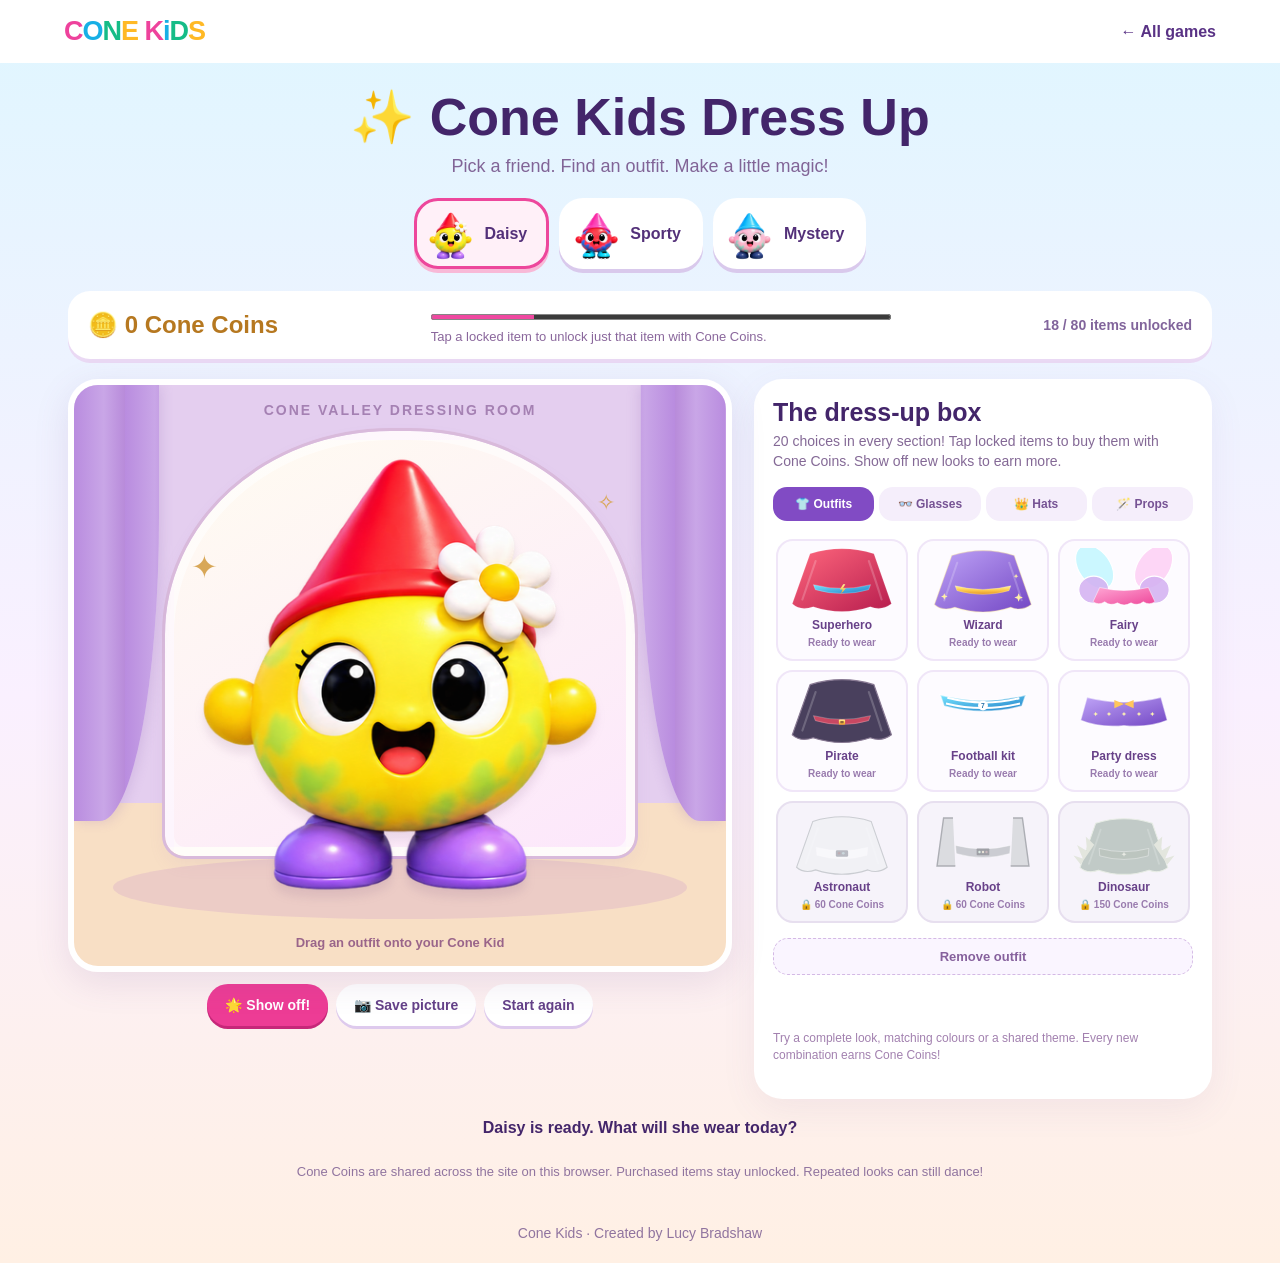
<file: play/dress-up/index.html>
<!doctype html><html lang="en"><head><meta charset="utf-8"><meta name="viewport" content="width=device-width,initial-scale=1"><meta name="theme-color" content="#f5eaff"><meta name="description" content="Drag costumes and accessories onto Daisy, Sporty and Mystery. Mix, match and dance in Cone Kids Dress Up."><title>Cone Kids Dress Up</title><style>
*{box-sizing:border-box}body{margin:0;background:linear-gradient(#dff6ff,#faf0ff 55%,#fff0e4);color:#43256a;font-family:Arial,sans-serif;min-height:100vh}button{font:inherit;cursor:pointer;-webkit-tap-highlight-color:transparent}button:focus-visible,a:focus-visible{outline:4px solid #ffbc35;outline-offset:3px}nav{background:white;padding:16px 5%;display:flex;justify-content:space-between;align-items:center}.logo{font-size:27px;font-weight:900;letter-spacing:-1px;text-decoration:none}.logo span:nth-child(4n+1){color:#ee429c}.logo span:nth-child(4n+2){color:#17afe5}.logo span:nth-child(4n+3){color:#15bc87}.logo span:nth-child(4n){color:#ffb925}nav>a:last-child{text-decoration:none;color:#593285;font-weight:bold}main{max-width:1180px;margin:auto;padding:24px 18px}header{text-align:center}h1{font-size:clamp(32px,5vw,52px);margin:0 0 8px}header p{font-size:18px;color:#816497;margin:0 0 21px}.characters{display:flex;gap:10px;justify-content:center;margin:0 0 22px}.character-choice{display:flex;align-items:center;gap:8px;background:white;border:3px solid transparent;border-radius:24px;padding:4px 19px 4px 8px;color:#533079;font-weight:bold;box-shadow:0 4px 0 #d9c9ec}.character-choice img{height:57px;width:52px;object-fit:contain}.character-choice[aria-pressed=true]{border-color:#ed479c;background:#fff0f8;box-shadow:0 4px 0 #f8b9d7}.playground{display:grid;grid-template-columns:minmax(0,1.45fr) minmax(300px,1fr);gap:22px;align-items:start}.studio{position:relative;aspect-ratio:1.12;border:6px solid white;border-radius:30px;overflow:hidden;background:linear-gradient(#e4ceef 0 72%,#f8dfc5 72%);box-shadow:0 10px 35px #76539424;isolation:isolate}.studio:before{content:"";position:absolute;inset:8% 14% 19%;background:linear-gradient(150deg,#fffcf1,#fce7fb);border:9px solid #fff9;outline:3px solid #d9badb;border-radius:48% 48% 20px 20px;box-shadow:0 8px 18px #926bb817}.studio:after{content:"";position:absolute;inset:auto 6% 8%;height:11%;border-radius:50%;background:#a964ca28;z-index:0}.curtain{position:absolute;top:0;bottom:25%;width:13%;background:repeating-linear-gradient(90deg,#b98cdf,#c9a6e7 35%,#b88bda 60%);border-radius:0 0 70% 0;box-shadow:3px 1px 12px #926bb833}.curtain.right{right:0;transform:scaleX(-1)}.studio-name{position:absolute;top:17px;left:50%;transform:translateX(-50%);font-size:14px;letter-spacing:2px;color:#a581b3;font-weight:bold;white-space:nowrap;z-index:2}.sparkle{position:absolute;color:#d8a757;font-size:32px;left:18%;top:28%}.sparkle.second{left:auto;right:17%;top:18%;font-size:22px}.figure{position:absolute;z-index:1;width:73%;left:13.5%;bottom:8%;aspect-ratio:500/560;transform-origin:50% 88%}.figure svg,.figure>img{position:absolute;inset:0;width:100%;height:100%;display:block;pointer-events:none}.figure>img{object-fit:fill;filter:drop-shadow(0 9px 4px #76508320)}.figure.dancing{animation:dance .8s ease-in-out infinite}.studio.drop-ready{border-color:#ffd568}.drop-note{position:absolute;bottom:16px;left:0;right:0;text-align:center;color:#9a658a;font-weight:bold;font-size:13px;z-index:4}.wardrobe{background:white;border-radius:28px;padding:19px;box-shadow:0 10px 35px #76539414}.wardrobe h2{margin:0 0 5px;font-size:25px}.wardrobe>p{font-size:14px;color:#846996;margin:0 0 16px;line-height:1.4}.tabs{display:grid;grid-template-columns:repeat(4,1fr);gap:5px;margin-bottom:15px}.tab{border:0;border-radius:14px;padding:10px 4px;background:#f5eefb;color:#765394;font-weight:bold;font-size:12px}.tab[aria-pressed=true]{background:#814bc4;color:white}.items{display:grid;grid-template-columns:repeat(3,minmax(0,1fr));gap:9px;min-height:204px}.item{border:2px solid #f0e6f8;background:#fdfbff;border-radius:17px;padding:7px 4px 10px;color:#684189;touch-action:pan-y;position:relative;display:flex;flex-direction:column;align-items:center;justify-content:center;gap:3px;font-size:12px;font-weight:bold;min-width:0}.item svg{width:100%;height:68px;display:block;pointer-events:none}.item[aria-pressed=true]{border-color:#f34f9a;background:#fff1f7}.item span{line-height:1.15}.item .tick{position:absolute;top:3px;right:3px;background:#ec3995;color:white;border-radius:50%;width:19px;height:19px;display:grid;place-items:center}.actions{display:flex;gap:8px;flex-wrap:wrap;justify-content:center;margin:18px 0 0}.pill{border:0;border-radius:23px;background:white;color:#644088;font-weight:bold;padding:13px 18px;box-shadow:0 3px 0 #decaed;font-size:14px}.primary{background:#ed3c95;color:white;box-shadow:0 3px 0 #c62779}.studio-actions{margin-top:12px}.clear-tab{width:100%;background:#faf5ff;border:1px dashed #d4b9e5;border-radius:15px;color:#86619d;padding:10px;margin-top:12px;font-weight:bold;font-size:13px}.outfit-list{display:flex;flex-wrap:wrap;gap:6px;margin:15px 0 0;min-height:28px}.chip{border:0;background:#f6eaff;color:#6c4691;border-radius:15px;padding:7px 10px;font-size:12px;font-weight:bold}.message{text-align:center;margin:18px auto 0;min-height:42px;font-weight:bold;line-height:1.4}.fine{text-align:center;color:#90749f;font-size:13px;margin:5px 0 0}.drag-ghost{position:fixed;z-index:100;pointer-events:none;width:125px;height:125px;border:3px solid #ffcb73;border-radius:22px;background:#fff8efdd;box-shadow:0 14px 25px #49345d40;transform:translate(-50%,-50%)}.drag-ghost svg{width:100%;height:100%}.confetti{pointer-events:none;position:absolute;z-index:5;inset:0;overflow:hidden}.confetti i{position:absolute;top:-10px;width:10px;height:15px;border-radius:3px;animation:fall 1.6s ease-in forwards}.studio.ready-save{opacity:.9}footer{text-align:center;padding:22px;color:#90749f;font-size:14px}@keyframes dance{0%,100%{transform:rotate(-5deg) translateY(0)}25%{transform:rotate(5deg) translateY(-12px)}50%{transform:rotate(-4deg) translateY(0)}75%{transform:rotate(5deg) translateY(-10px)}}@keyframes fall{to{transform:translateY(600px) rotate(360deg);opacity:0}}@media(max-width:790px){.playground{grid-template-columns:1fr}.studio{aspect-ratio:1.2;max-width:600px;width:100%;margin:auto}.wardrobe{padding:16px}.items{grid-template-columns:repeat(4,minmax(0,1fr));min-height:100px}.item svg{height:57px}.studio-name{top:13px}.drop-note{bottom:9px}.characters{gap:7px}.character-choice{padding-right:12px}.character-choice img{height:45px;width:43px}.figure{width:69%;left:15.5%}.studio-actions{margin-bottom:8px}}@media(max-width:400px){main{padding:18px 10px}.character-choice{font-size:13px;padding-right:8px;gap:3px}.character-choice img{height:38px;width:36px}.items{grid-template-columns:repeat(3,minmax(0,1fr))}.pill{padding:12px 14px;font-size:13px}.studio{border-width:4px}.studio-name{font-size:12px}.drop-note{font-size:11px}}@media(prefers-reduced-motion:reduce){.figure.dancing{animation:none}.confetti i{animation:none;display:none}}

.progress-panel{display:flex;justify-content:space-between;align-items:center;gap:18px;margin:0 0 20px;background:#fff;border-radius:22px;padding:15px 20px;box-shadow:0 4px 0 #ead9f4}.points-total{font-size:24px;font-weight:bold;color:#b67820;white-space:nowrap}.unlock-progress{flex:1;max-width:460px}.unlock-progress progress{width:100%;height:12px;accent-color:#ef48a0}.unlock-progress p{margin:5px 0 0;color:#8a679c;font-size:13px}.collection{font-size:14px;font-weight:bold;color:#81649b;text-align:right}.reward-banner{background:#fff7d9;border:2px solid #ffdc7c;color:#795326;border-radius:18px;padding:13px 18px;margin:0 0 18px;text-align:center;font-weight:bold;line-height:1.5}.reward-banner[hidden]{display:none}.items{max-height:390px;overflow-y:auto;padding:3px;align-content:start}.item.locked{background:#f6f3fa;border-color:#e7dfef}.item.locked svg{opacity:.65;filter:grayscale(.8)}.item .cost{font-size:10px;color:#997bae;line-height:1.3}.item .tick{font-size:13px}.point-tip{font-size:12px!important;color:#a280af!important;margin-top:12px!important}.item .tick{pointer-events:none}@media(max-width:790px){.progress-panel{padding:12px;gap:10px;flex-wrap:wrap}.points-total{font-size:20px}.unlock-progress{order:3;flex-basis:100%;max-width:none}.collection{margin-left:auto;font-size:12px}.items{max-height:285px}}

/* Touch scrolling and dress-up share the screen. Vertical swipes belong to the wardrobe. */
.items{touch-action:pan-y;overscroll-behavior-y:contain;-webkit-overflow-scrolling:touch;scrollbar-width:thin}.item{touch-action:pan-y}.mobile-help{display:none}
@media(max-width:790px){
nav{padding:10px 14px}.logo{font-size:23px}main{padding:14px 10px}h1{font-size:30px}header p{font-size:14px;margin-bottom:12px}.characters{margin-bottom:14px;gap:6px}.character-choice{font-size:12px;padding:3px 9px 3px 5px;gap:3px}.character-choice img{width:34px;height:37px}
.progress-panel{padding:10px 12px;gap:7px;margin-bottom:13px}.points-total{font-size:18px}.unlock-progress p{font-size:11px}.collection{font-size:11px}.reward-banner{padding:10px;font-size:13px;margin-bottom:13px}
.playground{grid-template-columns:minmax(0,1.1fr) minmax(0,1fr);gap:8px;align-items:start}.playground>div{position:sticky;top:8px;align-self:start;min-width:0}
.studio{width:100%;height:clamp(230px,46dvh,380px);aspect-ratio:auto;border-width:4px;border-radius:20px}.figure{width:96%;max-width:clamp(170px,34dvh,290px);left:0;right:0;margin-inline:auto;bottom:12%}.studio-name{font-size:8px;letter-spacing:.6px;top:12px}.drop-note{font-size:10px;bottom:10px;padding:0 5px}.sparkle{font-size:21px;left:16%}.sparkle.second{font-size:17px}.studio:before{border-width:5px;outline-width:2px}.curtain{width:12%}
.studio-actions{display:grid;grid-template-columns:1fr 1fr;gap:6px;margin-top:8px}.studio-actions #dance{grid-column:1/-1}.studio-actions .pill{padding:9px 4px;font-size:11px;min-height:40px;margin:0;line-height:1.2}
.wardrobe{padding:9px;min-width:0;border-radius:19px}.wardrobe h2{font-size:16px;margin:0 0 8px;line-height:1.2}.wardrobe>p:not(.mobile-help){display:none}.wardrobe>.mobile-help{display:block;font-size:10px;line-height:1.35;margin:0 0 9px}.tabs{grid-template-columns:repeat(2,minmax(0,1fr));gap:4px;margin-bottom:8px}.tab{padding:10px 2px;font-size:10px;border-radius:10px;min-height:35px;white-space:nowrap}
.items{grid-template-columns:repeat(2,minmax(0,1fr));gap:5px;height:clamp(220px,42dvh,360px);max-height:none;min-height:0;padding:2px;overflow-y:auto;overflow-x:hidden;align-content:start;scrollbar-gutter:stable}.item{min-height:90px;border-radius:11px;padding:5px 2px;font-size:10px}.item svg{height:44px;flex-shrink:0}.item .cost{font-size:9px}.item .tick{width:16px;height:16px;font-size:10px}.clear-tab{font-size:10px;padding:10px 3px;margin-top:8px;min-height:35px}.outfit-list{margin-top:8px;gap:4px}.chip{font-size:9px;padding:6px;max-width:100%;overflow-wrap:anywhere}.message{font-size:13px;margin-top:14px}.fine{font-size:11px;line-height:1.4}.drag-ghost{width:85px;height:85px;border-radius:17px}footer{font-size:12px;padding:18px}
}
@media(max-width:350px){.wardrobe{padding:6px}.wardrobe h2{font-size:14px}.tab{font-size:9px}.item{font-size:9px;min-height:86px}.item .cost{font-size:8px}.studio-name{font-size:7px;letter-spacing:.3px}.drop-note{font-size:9px}.character-choice{padding-right:6px}.character-choice img{width:30px}.character-choice{font-size:11px}}
</style></head><body><nav><a class="logo" href="/"><span>C</span><span>O</span><span>N</span><span>E</span> <span>K</span><span>i</span><span>D</span><span>S</span></a><a href="/play/">← All games</a></nav><main><header><h1>✨ Cone Kids Dress Up</h1><p>Pick a friend. Find an outfit. Make a little magic!</p></header><div class="characters" aria-label="Choose a Cone Kid"></div><section class="progress-panel" aria-label="Cone Coins and individual unlocks"><div class="points-total">🪙 <span id="points" data-cone-coins-balance>0</span> Cone Coins</div><div class="unlock-progress"><progress id="unlockMeter" value="0" max="60" aria-label="Items you own"></progress><p id="nextUnlock">Make a look and press Show off! to earn Cone Coins.</p></div><div class="collection" id="collection">18 / 80 items unlocked</div></section><div class="reward-banner" id="reward" role="status" aria-live="polite" hidden></div><div class="playground"><div><section class="studio" id="studio" aria-label="Dressing room"><div class="curtain"></div><div class="curtain right"></div><div class="studio-name">CONE VALLEY DRESSING ROOM</div><span class="sparkle" aria-hidden="true">✦</span><span class="sparkle second" aria-hidden="true">✧</span><div class="figure" id="figure"><svg id="back" viewBox="0 0 500 560" aria-hidden="true"></svg><img id="character" alt="Daisy"><svg id="front" viewBox="0 0 500 560" aria-hidden="true"></svg></div><div class="drop-note">Drag an outfit onto your Cone Kid</div></section><div class="actions studio-actions"><button class="pill primary" id="dance">🌟 Show off!</button><button class="pill" id="save">📷 Save picture</button><button class="pill" id="reset">Start again</button></div></div><section class="wardrobe" aria-label="Dress-up wardrobe"><h2>The dress-up box</h2><p>20 choices in every section! Tap locked items to buy them with Cone Coins. Show off new looks to earn more.</p><p class="mobile-help">Swipe up or down to browse. Drag sideways onto your friend, or tap to wear.</p><div class="tabs" aria-label="Wardrobe categories"></div><div class="items" aria-label="Dress-up items"></div><button class="clear-tab" id="clearTab">Remove outfit</button><div class="outfit-list" aria-label="Things being worn"></div><p class="point-tip">Try a complete look, matching colours or a shared theme. Every new combination earns Cone Coins!</p></section></div><div class="message" id="message" role="status" aria-live="polite">Daisy is ready. What will she wear today?</div><p class="fine">Cone Coins are shared across the site on this browser. Purchased items stay unlocked. Repeated looks can still dance!</p></main><footer>Cone Kids · Created by Lucy Bradshaw</footer><script src="/play/shared/cone-coins.js?v=1"></script><script>
'use strict';
const asset=file=>'assets/'+file;
const characters=[{id:'daisy',name:'Daisy'},{id:'sporty',name:'Sporty'},{id:'mystery',name:'Mystery'}];
const categories=[{id:'outfit',name:'Outfits',icon:'👕'},{id:'face',name:'Glasses',icon:'👓'},{id:'hat',name:'Hats',icon:'👑'},{id:'prop',name:'Props',icon:'🪄'}];
const defs=`<defs><linearGradient id="red" x2="1" y2="1"><stop stop-color="#ff677d"/><stop offset="1" stop-color="#b71d4e"/></linearGradient><linearGradient id="purple" x2="1" y2="1"><stop stop-color="#bfa4f7"/><stop offset="1" stop-color="#7347c4"/></linearGradient><linearGradient id="gold" x2="0" y2="1"><stop stop-color="#fff39c"/><stop offset=".5" stop-color="#ffcc4d"/><stop offset="1" stop-color="#e39529"/></linearGradient><linearGradient id="blue" x2="1" y2="1"><stop stop-color="#78e5ff"/><stop offset="1" stop-color="#207fc8"/></linearGradient><linearGradient id="pink" x2="1" y2="1"><stop stop-color="#ffa7d5"/><stop offset="1" stop-color="#ee479a"/></linearGradient></defs>`;
function cape(fill,trim='#fff2'){return `<path d="M 117 302 Q 250 260 383 302 L 456 511 Q 415 542 368 523 Q 250 563 130 523 Q 77 542 43 511 Z" fill="${fill}" stroke="${trim}" stroke-width="5"/><path d="M 140 333 Q 110 421 85 493 M 362 333 Q 394 425 415 493" fill="none" stroke="#fff3" stroke-width="9" stroke-linecap="round"/>`}
function belt(fill,buckle=false){return `<path d="M 131 431 Q 250 462 369 431 L 361 452 Q 250 484 139 452 Z" fill="${fill}" stroke="#fff5" stroke-width="3"/>${buckle?'<rect x="237" y="447" width="26" height="22" rx="4" fill="url(#gold)"/><rect x="243" y="453" width="14" height="10" rx="2" fill="#91663c"/>':''}`}
function star(x,y,size,color){return `<path d="M 0 -${size} L ${size*.28} -${size*.28} L ${size} 0 L ${size*.28} ${size*.28} L 0 ${size} L -${size*.28} ${size*.28} L -${size} 0 L -${size*.28} -${size*.28} Z" fill="${color}" transform="translate(${x} ${y})"/>`}
const items=[
{id:'hero',name:'Superhero',category:'outfit',view:'0 280 500 280',back:()=>cape('url(#red)'),front:()=>belt('url(#blue)')+`<path d="M 255 429 L 241 451 H 253 L 244 472 L 266 446 H 254 L 264 429 Z" fill="url(#gold)"/>`},
{id:'wizard',name:'Wizard',category:'outfit',view:'0 270 500 290',back:()=>cape('url(#purple)','#ffeaa066')+star(85,477,14,'#fff1a6')+star(402,481,18,'#fff1a6')+star(391,390,10,'#fff1a6'),front:()=>belt('url(#gold)')},
{id:'fairy',name:'Fairy',category:'outfit',view:'0 250 500 310',back:()=>`<ellipse cx="116" cy="337" rx="72" ry="111" transform="rotate(-35 116 337)" fill="#c3f7ffdd" stroke="#fff" stroke-width="5"/><ellipse cx="385" cy="337" rx="72" ry="111" transform="rotate(35 385 337)" fill="#fdd1f5dd" stroke="#fff" stroke-width="5"/><ellipse cx="112" cy="440" rx="68" ry="62" fill="#d3b0f1dd" stroke="#fff" stroke-width="5"/><ellipse cx="388" cy="440" rx="68" ry="62" fill="#d3b0f1dd" stroke="#fff" stroke-width="5"/>`,front:()=>`<path d="M 139 430 Q 250 457 361 430 L 391 495 Q 365 513 338 495 Q 311 516 282 500 Q 250 519 220 500 Q 188 516 162 495 Q 135 513 109 495 Z" fill="url(#pink)" stroke="#fff8" stroke-width="4"/>`},
{id:'pirate',name:'Pirate',category:'outfit',view:'0 280 500 280',back:()=>cape('#49405d','#887993'),front:()=>belt('#c84862',true)},
{id:'football',name:'Football kit',category:'outfit',view:'80 410 340 120',back:()=>'',front:()=>`<path d="M 129 419 Q 250 450 371 419 L 360 450 Q 250 480 140 450 Z" fill="url(#blue)" stroke="#fff8" stroke-width="4"/><path d="M 149 427 Q 250 453 353 428 M 145 443 Q 250 469 355 443" fill="none" stroke="white" stroke-width="6"/><circle cx="250" cy="449" r="14" fill="white"/><text x="250" y="455" text-anchor="middle" font-size="19" font-family="Arial" font-weight="bold" fill="#2973aa">7</text>`},
{id:'party',name:'Party dress',category:'outfit',view:'70 400 360 140',back:()=>'',front:()=>`<path d="M 139 423 Q 250 451 361 423 L 380 492 Q 325 515 250 508 Q 175 515 120 492 Z" fill="url(#purple)" stroke="#fff8" stroke-width="4"/>${[165,205,250,295,335].map(x=>star(x,473,7,'#fff5b3')).join('')}<path d="M 250 443 L 221 431 V 456 Z M 250 443 L 279 431 V 456 Z" fill="#ffc65c"/>`},
{id:'sunnies',name:'Sunglasses',category:'face',view:'95 268 310 108',back:()=>'',front:()=>`<path d="M 139 286 Q 186 270 227 287 L 226 334 Q 204 369 159 346 Z M 274 287 Q 315 270 363 286 L 342 346 Q 297 369 275 334 Z" fill="#292039" stroke="#ef78bb" stroke-width="7"/><path d="M 228 295 Q 250 282 273 295 M 139 294 H 117 M 363 294 H 383" fill="none" stroke="#ef78bb" stroke-width="9"/><path d="M 163 297 L 194 333 M 303 296 L 332 326" stroke="#fff4" stroke-width="7"/>`},
{id:'round',name:'Round glasses',category:'face',view:'95 268 310 108',back:()=>'',front:()=>`<circle cx="187" cy="319" r="49" fill="#b5eafe20" stroke="#4b79ab" stroke-width="8"/><circle cx="313" cy="319" r="49" fill="#b5eafe20" stroke="#4b79ab" stroke-width="8"/><path d="M 235 310 Q 250 299 265 310 M 139 304 H 116 M 362 304 H 385" stroke="#4b79ab" stroke-width="7" fill="none"/>`},
{id:'heart',name:'Heart glasses',category:'face',view:'95 268 310 108',back:()=>'',front:()=>`<path d="M 187 354 C 116 318 136 263 166 286 Q 187 266 205 286 C 235 263 257 317 187 354 Z M 313 354 C 242 318 262 263 292 286 Q 313 266 331 286 C 361 263 383 317 313 354 Z" fill="#ffd1e944" stroke="#ee4ba0" stroke-width="7"/><path d="M 231 302 Q 250 288 269 302" stroke="#ee4ba0" stroke-width="7" fill="none"/>`},
{id:'patch',name:'Pirate patch',category:'face',view:'95 268 310 108',back:()=>'',front:()=>`<path d="M 116 285 Q 230 299 378 330" stroke="#312637" stroke-width="7" fill="none"/><path d="M 141 290 Q 186 271 233 290 L 228 334 Q 187 365 146 333 Z" fill="#312637" stroke="#665571" stroke-width="4"/>`},
{id:'crown',name:'Royal crown',category:'hat',view:'150 54 200 134',back:()=>'',front:()=>`<path d="M 196 160 L 181 105 L 217 127 L 250 72 L 283 127 L 319 105 L 304 160 Z" fill="url(#gold)" stroke="#fff2b5" stroke-width="4"/><rect x="193" y="154" width="114" height="18" rx="8" fill="url(#gold)"/><circle cx="250" cy="133" r="11" fill="#ef67a9"/><circle cx="214" cy="149" r="5" fill="#8ee4f0"/><circle cx="286" cy="149" r="5" fill="#8ee4f0"/>`},
{id:'bow',name:'Big bow',category:'hat',view:'105 151 190 121',back:()=>'',front:()=>`<path d="M 194 213 Q 108 146 117 231 Q 129 278 194 224 Q 260 279 272 231 Q 282 146 194 213 Z" fill="url(#pink)" stroke="#ffd5ee" stroke-width="4"/><ellipse cx="194" cy="218" rx="15" ry="19" fill="#ffbee3"/>`},
{id:'stars',name:'Magic stars',category:'hat',view:'125 93 210 155',back:()=>'',front:()=>star(227,157,21,'#ffe18b')+star(184,213,16,'#fff5ca')+star(284,196,12,'#fff5ca')},
{id:'wand',name:'Magic wand',category:'prop',view:'390 289 95 209',back:()=>'',front:()=>`<path d="M 415 462 L 453 345" stroke="#9260c6" stroke-width="13" stroke-linecap="round"/>${star(453,330,31,'url(#gold)')}${star(420,309,9,'#ff91c6')}${star(482,366,8,'#acdfec')}`},
{id:'magnifier',name:'Magnifying glass',category:'prop',view:'370 297 124 215',back:()=>'',front:()=>`<path d="M 399 470 L 429 407" stroke="#876647" stroke-width="19" stroke-linecap="round"/><circle cx="449" cy="360" r="44" fill="#adf0ff60" stroke="#9d7b59" stroke-width="11"/><path d="M 430 337 Q 453 321 471 343" fill="none" stroke="#fff9" stroke-width="9" stroke-linecap="round"/>`},
{id:'pumpkin',name:'Pumpkin bucket',category:'prop',view:'353 380 146 170',back:()=>'',front:()=>`<path d="M 384 467 Q 382 375 472 459" fill="none" stroke="#6d4361" stroke-width="9"/><ellipse cx="427" cy="488" rx="55" ry="48" fill="#f79032" stroke="#ffcc79" stroke-width="4"/><path d="M 408 472 l 12 16 h -23 Z M 448 472 l 12 16 h -23 Z M 399 499 Q 427 524 455 499 L 441 514 L 430 503 L 416 516 Z" fill="#674543"/>`}
];
// Eighty deterministic SVG wearables, grouped by theme and palette for style bonuses.
function addWardrobe(id,name,category,view,back,front,theme,palette){items.push({id,name,category,view,back,front,theme,palette})}
const torso=(fill,detail='')=>`<path d="M 133 421 Q 250 451 367 421 L 364 456 Q 250 489 136 456 Z" fill="${fill}" stroke="#fff7" stroke-width="4"/>${detail}`;
const wings=(a,b)=>`<path d="M 160 367 C 20 193 -18 319 85 422 C 6 504 106 544 184 449 Z" fill="${a}" stroke="#fff8" stroke-width="5"/><path d="M 340 367 C 480 193 518 319 415 422 C 494 504 394 544 316 449 Z" fill="${b}" stroke="#fff8" stroke-width="5"/>`;
addWardrobe('astronaut','Astronaut','outfit','0 250 500 310',()=>cape('#e7f2ff','#a4bccf'),()=>torso('#f7fcff','<rect x="222" y="434" width="56" height="29" rx="6" fill="#889ec7"/><circle cx="237" cy="447" r="6" fill="#f3728b"/><circle cx="256" cy="447" r="6" fill="#70daed"/>'),'space','white');
addWardrobe('robot','Robot','outfit','0 270 500 290',()=>`<path d="M 122 304 H 82 L 54 509 H 132 M 378 304 H 418 L 446 509 H 368" fill="#c5d1e0" stroke="#798ca5" stroke-width="6"/>`,()=>torso('#a9bacf','<rect x="223" y="434" width="54" height="29" rx="3" fill="#657692"/><circle cx="235" cy="449" r="5" fill="#8cffbd"/><circle cx="250" cy="449" r="5" fill="#ffdb74"/><circle cx="265" cy="449" r="5" fill="#ff7f96"/>'),'robot','silver');
addWardrobe('dinosaur','Dinosaur','outfit','0 240 500 320',()=>cape('#74c696','#c8f5ad')+'<path d="M 46 496 L 12 454 L 56 468 L 29 405 L 76 433 L 70 365 L 110 403 M 454 496 L 488 454 L 444 468 L 471 405 L 424 433 L 430 365 L 390 403" fill="#cce99b"/>',()=>torso('#73bd7e',star(250,448,12,'#d7efaa')),'dinosaur','green');
addWardrobe('bee','Bumblebee','outfit','0 260 500 300',()=>wings('#e2f7ffaa','#e2f7ffaa'),()=>torso('#ffc946','<path d="M 140 437 Q 250 464 360 437" stroke="#443044" stroke-width="13" fill="none"/>'),'garden','yellow');
addWardrobe('butterfly','Butterfly','outfit','0 200 500 360',()=>wings('#ba9fe8','#ffaccc')+star(84,363,22,'#f4ebff')+star(417,363,22,'#fff0bb'),()=>torso('#d09af0',star(250,448,12,'#ffdeff')),'garden','purple');
addWardrobe('mermaid','Mermaid','outfit','50 390 400 170',()=>'',()=>`<path d="M 137 424 Q 250 453 363 424 Q 325 488 275 506 L 344 543 Q 286 559 250 533 Q 212 559 154 543 L 225 506 Q 175 488 137 424 Z" fill="#69cdc3" stroke="#c5fff1" stroke-width="4"/><path d="M 186 454 Q 207 474 228 454 Q 250 474 271 454 Q 293 474 314 454" stroke="#a9efe1" stroke-width="4" fill="none"/>`,'ocean','teal');
addWardrobe('chef','Chef','outfit','0 290 500 270',()=>cape('#fff8eb','#e1c8ae'),()=>`<path d="M 149 419 Q 250 443 351 419 L 339 496 Q 250 519 161 496 Z" fill="#fffdf5" stroke="#d5b4ad" stroke-width="4"/><rect x="219" y="452" width="62" height="38" rx="8" fill="#ef7797"/>`,'chef','white');
addWardrobe('raincoat','Raincoat','outfit','0 270 500 290',()=>cape('#ffcc58','#fff2b5'),()=>torso('#fbc448','<path d="M 250 434 V 473" stroke="#bb892a" stroke-width="4"/><circle cx="250" cy="440" r="4" fill="#86654c"/><circle cx="250" cy="455" r="4" fill="#86654c"/>'),'rain','yellow');
addWardrobe('doctor','Doctor','outfit','0 270 500 290',()=>cape('#edf9fb','#b4e5e5'),()=>torso('#fff','<path d="M 242 435 H 258 V 442 H 265 V 458 H 258 V 465 H 242 V 458 H 235 V 442 H 242 Z" fill="#f2768b"/>'),'doctor','white');
addWardrobe('explorer','Explorer','outfit','0 270 500 290',()=>cape('#c5ac73','#efdfaf'),()=>torso('#bda46d','<rect x="168" y="439" width="38" height="19" rx="4" fill="#e7d89b"/><rect x="294" y="439" width="38" height="19" rx="4" fill="#e7d89b"/>'),'explorer','brown');
addWardrobe('snow','Snow day','outfit','0 260 500 300',()=>cape('#90cde9','#edfaff')+star(88,466,16,'white')+star(415,453,16,'white'),()=>torso('#95d3f0','<path d="M 133 428 Q 250 457 367 428" stroke="#fff" stroke-width="13" fill="none" stroke-linecap="round"/>'),'winter','blue');
addWardrobe('rainbow','Rainbow cape','outfit','0 270 500 290',()=>cape('#ed83b9')+'<path d="M 100 332 L 77 513 M 150 321 L 137 522 M 205 315 L 204 534 M 295 315 L 296 534 M 350 321 L 363 522 M 400 332 L 423 513" stroke-width="20" fill="none" stroke="#fff9"/>',()=>torso('#90d9e9',star(250,448,12,'#ffdc87')),'rainbow','rainbow');
addWardrobe('princess','Royal gown','outfit','0 270 500 290',()=>cape('#f8a3cd','#fff1c5'),()=>`<path d="M 137 425 Q 250 452 363 425 L 398 502 Q 250 552 102 502 Z" fill="url(#pink)" stroke="#fff2c1" stroke-width="5"/><path d="M 250 448 L 229 433 L 229 460 Z M 250 448 L 271 433 L 271 460 Z" fill="url(#gold)"/>`,'royal','pink');
addWardrobe('dragon','Dragon','outfit','0 240 500 320',()=>wings('#aa8acf','#d096ed')+'<path d="M 84 383 L 42 337 L 109 350 M 416 383 L 458 337 L 391 350" fill="#e6ca92"/>',()=>torso('#a389cf','<path d="M 231 434 L 250 422 L 269 434 L 250 456 Z" fill="#ecd799"/>'),'dragon','purple');
function lensShape(type,x,y,color){if(type==='star'){return `<path d="M 0 -47 L 13 -17 L 45 -14 L 23 9 L 28 43 L 0 26 L -28 43 L -23 9 L -45 -14 L -13 -17Z" transform="translate(${x} ${y})" fill="#ffffff25" stroke="${color}" stroke-width="7"/>`}if(type==='diamond')return `<path d="M ${x} ${y-45} L ${x+49} ${y} L ${x} ${y+45} L ${x-49} ${y} Z" fill="#ffffff30" stroke="${color}" stroke-width="7"/>`;if(type==='cat')return `<path d="M ${x-49} ${y-34} L ${x+47} ${y-25} Q ${x+44} ${y+46} ${x} ${y+38} Q ${x-45} ${y+35} ${x-49} ${y-34}Z" fill="#ffffff25" stroke="${color}" stroke-width="7"/>`;return `<rect x="${x-46}" y="${y-36}" width="92" height="75" rx="${type==='square'?8:30}" fill="#ffffff25" stroke="${color}" stroke-width="7"/>`}
function frames(type,color){return lensShape(type,187,319,color)+lensShape(type,313,319,color)+`<path d="M 235 307 Q 250 299 265 307 M 139 303 H 116 M 362 303 H 385" stroke="${color}" stroke-width="7" fill="none"/>`}
function faceItem(id,name,theme,palette,draw){addWardrobe(id,name,'face','95 265 310 115',()=>'',draw,theme,palette)}
faceItem('star-glasses','Star glasses','space','gold',()=>frames('star','#efbd45'));
faceItem('cat-eye','Cat-eye glasses','celebration','pink',()=>frames('cat','#dd67a7'));
faceItem('diamond','Diamond glasses','royal','purple',()=>frames('diamond','#b180df'));
faceItem('square','Square glasses','robot','silver',()=>frames('square','#859bb6'));
faceItem('aviator','Aviators','explorer','gold',()=>frames('round','#bf974c'));
faceItem('swim-goggles','Swim goggles','ocean','teal',()=>`<path d="M 117 305 H 383" stroke="#68c8bb" stroke-width="10"/>`+frames('round','#53bdb3'));
faceItem('ski-goggles','Ski goggles','winter','blue',()=>`<rect x="129" y="281" width="242" height="72" rx="27" fill="#8ed5f680" stroke="#edfaff" stroke-width="8"/><path d="M 162 299 L 218 337 M 269 299 L 325 337" stroke="#fff6" stroke-width="6"/>`);
faceItem('space-visor','Space visor','space','silver',()=>`<path d="M 127 281 H 373 L 352 351 H 148Z" fill="#91dced88" stroke="#c4d9e9" stroke-width="8"/><path d="M 167 296 H 333" stroke="#e5feff" stroke-width="5"/>`);
faceItem('hero-mask','Hero mask','superhero','blue',()=>`<path d="M 126 286 Q 250 267 374 286 L 364 347 Q 326 366 274 345 L 250 365 L 226 345 Q 174 366 136 347Z" fill="#4f94d8"/><ellipse cx="187" cy="319" rx="37" ry="31" fill="#fff5"/><ellipse cx="313" cy="319" rx="37" ry="31" fill="#fff5"/>`);
faceItem('monocle','Monocle','detective','gold',()=>`<circle cx="313" cy="319" r="49" fill="#ffffff20" stroke="#c59c4a" stroke-width="7"/><path d="M 355 346 Q 390 400 371 447" stroke="#c59c4a" stroke-width="3" fill="none"/>`);
faceItem('3d-glasses','3D glasses','celebration','rainbow',()=>`<rect x="138" y="280" width="97" height="76" rx="9" fill="#ff507666" stroke="#fff5ef" stroke-width="8"/><rect x="266" y="280" width="97" height="76" rx="9" fill="#5fbdf977" stroke="#fff5ef" stroke-width="8"/><path d="M 235 300 H 266" stroke="#fff5ef" stroke-width="8"/>`);
faceItem('flower-glasses','Flower glasses','garden','pink',()=>frames('round','#ef8eb9')+[146,230,273,356].map(x=>star(x,286,13,'#ffd878')).join(''));
faceItem('detective-glasses','Detective specs','detective','brown',()=>frames('square','#9d785d'));
faceItem('rainbow-glasses','Rainbow glasses','rainbow','rainbow',()=>frames('cat','#bc8ae3')+'<path d="M 147 292 H 227 M 273 292 H 353" stroke="#75d7cd" stroke-width="5"/>');
faceItem('bee-glasses','Bee glasses','garden','yellow',()=>frames('round','#e9bb4b')+'<path d="M 144 277 L 152 293 M 224 277 L 215 293 M 277 277 L 284 293 M 354 277 L 346 293" stroke="#463342" stroke-width="5"/>');
faceItem('dragon-glasses','Dragon glasses','dragon','purple',()=>frames('cat','#8b60b1')+'<path d="M 144 285 L 130 258 L 159 278 M 356 285 L 370 258 L 341 278" fill="#d4b17c"/>');
function hatItem(id,name,theme,palette,draw,view='105 50 300 210'){addWardrobe(id,name,'hat',view,()=>'',draw,theme,palette)}
hatItem('top-hat','Mini top hat','detective','black',()=>`<path d="M 220 91 H 280 L 276 149 H 224 Z" fill="#514254" stroke="#846d91" stroke-width="3"/><ellipse cx="250" cy="150" rx="48" ry="10" fill="#514254"/><path d="M 224 131 H 276" stroke="#ea7bb4" stroke-width="11"/>`);
hatItem('pirate-band','Pirate band','pirate','black',()=>`<path d="M 150 225 Q 250 190 350 225 L 356 243 Q 250 218 144 243Z" fill="#433544"/><circle cx="250" cy="221" r="12" fill="#fff6df"/><path d="M 231 234 L 269 248 M 269 234 L 231 248" stroke="#fff6df" stroke-width="4"/><circle cx="246" cy="220" r="3" fill="#433544"/><circle cx="254" cy="220" r="3" fill="#433544"/>`);
hatItem('sailor-band','Sailor ribbon','ocean','white',()=>`<path d="M 146 224 Q 250 190 354 224 L 360 244 Q 250 216 140 244Z" fill="#fff7ec" stroke="#b6d6e8" stroke-width="3"/><path d="M 250 211 V 233 M 240 225 Q 250 240 260 225" stroke="#719dbb" stroke-width="4" fill="none"/>`);
hatItem('flower-garland','Flower garland','garden','pink',()=>`<path d="M 151 232 Q 250 208 349 232" stroke="#87bb77" stroke-width="10" fill="none"/>`+[170,210,250,290,330].map(x=>star(x,220+Math.abs(x-250)*.16,14,'#ffcee6')+`<circle cx="${x}" cy="${220+Math.abs(x-250)*.16}" r="5" fill="#ffe080"/>`).join(''));
hatItem('rainbow-band','Rainbow ribbon','rainbow','rainbow',()=>[0,1,2].map((n)=>`<path d="M 150 ${222+n*6} Q 250 ${194+n*6} 350 ${222+n*6}" stroke="${['#ff97c5','#ffcf72','#80dcd8'][n]}" stroke-width="7" fill="none"/>`).join(''));
hatItem('sunflower','Sunflower','garden','yellow',()=>Array.from({length:8},(_,i)=>`<ellipse cx="171" cy="183" rx="9" ry="22" fill="#ffdb70" transform="rotate(${i*45} 171 211)"/>`).join('')+'<circle cx="171" cy="211" r="16" fill="#a47a4f"/>');
hatItem('unicorn','Unicorn sparkle','fairy','gold',()=>`<path d="M 232 104 L 250 23 L 268 104Z" fill="url(#gold)" stroke="#fff6b7" stroke-width="3"/><path d="M 239 70 L 259 57 M 235 86 L 263 70" stroke="#ecb272" stroke-width="3"/>`+star(282,82,11,'#ffd0e7'),'155 0 190 140');
hatItem('space-antenna','Space antenna','space','blue',()=>`<path d="M 250 104 V 46" stroke="#9bb7d4" stroke-width="8"/><circle cx="250" cy="43" r="20" fill="#83dbf7" stroke="#dffcff" stroke-width="4"/>`,'165 0 170 150');
hatItem('robot-antenna','Robot antenna','robot','silver',()=>`<path d="M 250 106 V 57 H 285" stroke="#99acc4" stroke-width="9" fill="none"/><circle cx="286" cy="57" r="14" fill="#f798ae" stroke="#e7f6ff" stroke-width="3"/>`,'160 0 200 150');
hatItem('cat-ears','Cat ears','celebration','pink',()=>`<path d="M 130 224 L 135 153 L 190 205 Z M 310 205 L 365 153 L 370 224 Z" fill="#e7a4c8" stroke="#ffdcec" stroke-width="4"/><path d="M 145 209 L 147 178 L 171 205Z M 329 205 L 353 178 L 355 209Z" fill="#bf70a1"/>`);
hatItem('bunny-ears','Bunny ears','garden','white',()=>`<ellipse cx="163" cy="150" rx="23" ry="77" fill="#fff4ec" stroke="#efd6dc" stroke-width="4" transform="rotate(-15 163 150)"/><ellipse cx="337" cy="150" rx="23" ry="77" fill="#fff4ec" stroke="#efd6dc" stroke-width="4" transform="rotate(15 337 150)"/><ellipse cx="163" cy="150" rx="10" ry="56" fill="#ffc5db" transform="rotate(-15 163 150)"/><ellipse cx="337" cy="150" rx="10" ry="56" fill="#ffc5db" transform="rotate(15 337 150)"/>`);
hatItem('cowboy-band','Cowboy brim','explorer','brown',()=>`<path d="M 91 233 Q 131 258 160 226 Q 250 208 340 226 Q 369 258 409 233 Q 370 291 319 254 Q 250 239 181 254 Q 130 291 91 233Z" fill="#c9a576" stroke="#e5c5a0" stroke-width="4"/>`,'65 180 370 110');
hatItem('chef-bonnet','Chef bonnet','chef','white',()=>`<circle cx="221" cy="80" r="30" fill="#fff9ee"/><circle cx="250" cy="61" r="35" fill="#fff9ee"/><circle cx="279" cy="80" r="30" fill="#fff9ee"/><rect x="217" y="83" width="66" height="33" rx="9" fill="#fff9ee" stroke="#dfcad0" stroke-width="3"/>`,'150 0 200 150');
hatItem('christmas-trim','Cosy snow trim','winter','white',()=>`<path d="M 145 234 Q 250 204 355 234" stroke="#fff9f4" stroke-width="22" stroke-linecap="round" fill="none"/><circle cx="250" cy="79" r="17" fill="#fff9f4"/>`);
hatItem('butterfly-bow','Butterfly bow','garden','purple',()=>`<ellipse cx="173" cy="200" rx="23" ry="31" fill="#bfa0e6" transform="rotate(-35 173 200)"/><ellipse cx="215" cy="200" rx="23" ry="31" fill="#ffaed9" transform="rotate(35 215 200)"/><rect x="190" y="175" width="8" height="55" rx="4" fill="#855b9b"/>`);
hatItem('lightning','Lightning badge','superhero','yellow',()=>`<path d="M 248 139 L 213 191 H 244 L 226 235 L 285 172 H 253 L 272 139Z" fill="#ffe287" stroke="#fff3bd" stroke-width="3"/>`);
hatItem('dragon-horns','Dragon horns','dragon','gold',()=>`<path d="M 140 229 Q 95 190 138 128 Q 134 181 189 207Z M 360 229 Q 405 190 362 128 Q 366 181 311 207Z" fill="#e6ce9c" stroke="#fff0c6" stroke-width="4"/>`);
function propItem(id,name,theme,palette,draw,view='350 300 150 250'){addWardrobe(id,name,'prop',view,()=>'',draw,theme,palette)}
propItem('football-ball','Sporty’s ball','sport','brown',()=>`<circle cx="426" cy="459" r="51" fill="#8e454c" stroke="#c38b66" stroke-width="4"/><path d="M 426 428 L 450 445 L 441 472 H 411 L 402 445Z" fill="#e6e8ed"/><path d="M 380 436 L 397 443 L 393 465 L 376 463 M 462 428 L 459 447 L 475 460 M 413 498 L 420 481 L 443 485 L 448 503" fill="#e6e8ed"/>`+[389,410,444,463].map((x,i)=>star(x,431+i*17,3,'#ffe6a2')).join(''));
propItem('icecream','Ice cream','celebration','pink',()=>`<path d="M 404 427 H 460 L 432 519Z" fill="#dcb078" stroke="#ffdfac" stroke-width="3"/><circle cx="432" cy="409" r="33" fill="#ffa6d5"/><circle cx="419" cy="401" r="4" fill="#fff2bf"/><circle cx="444" cy="413" r="4" fill="#f4f2ff"/>`);
propItem('flower-bunch','Flowers','garden','pink',()=>`<path d="M 425 483 L 411 389 M 429 482 L 451 400 M 426 483 V 369" stroke="#80ac74" stroke-width="6"/>`+[ [410,383],[451,395],[425,367] ].map(([x,y])=>star(x,y,27,'#ffa6cd')+`<circle cx="${x}" cy="${y}" r="9" fill="#ffe89b"/>`).join(''));
propItem('telescope','Telescope','space','blue',()=>`<path d="M 392 450 L 461 374" stroke="#8cb7e4" stroke-width="29"/><path d="M 448 386 L 472 361" stroke="#e3efff" stroke-width="36"/><ellipse cx="474" cy="360" rx="20" ry="12" transform="rotate(-45 474 360)" fill="#7ccde5" stroke="#cce9ff" stroke-width="4"/>`);
propItem('treasure-map','Treasure map','pirate','brown',()=>`<path d="M 381 379 Q 426 399 475 379 L 465 491 Q 419 471 371 491Z" fill="#f7dda4" stroke="#c49c68" stroke-width="4"/><path d="M 391 459 Q 451 455 427 421 Q 407 405 455 409" stroke="#c59e72" stroke-dasharray="5 5" stroke-width="3" fill="none"/><path d="M 444 399 L 460 415 M 460 399 L 444 415" stroke="#da7881" stroke-width="5"/>`);
propItem('shield','Hero shield','superhero','red',()=>`<path d="M 382 379 Q 426 356 470 379 L 461 446 Q 451 486 426 505 Q 401 486 391 446Z" fill="#e96685" stroke="#ffd785" stroke-width="7"/>`+star(426,422,30,'#fff0a4'));
propItem('balloon','Balloon','celebration','pink',()=>`<path d="M 434 492 Q 404 447 438 392" stroke="#b895c1" stroke-width="3" fill="none"/><ellipse cx="441" cy="350" rx="37" ry="49" fill="#f19acb" stroke="#ffceeb" stroke-width="3"/><path d="M 441 398 L 433 408 H 449Z" fill="#f19acb"/>`,'360 280 140 230');
propItem('cupcake','Cupcake','chef','pink',()=>`<path d="M 392 429 H 467 L 457 486 H 402Z" fill="#bfa2e6" stroke="#e8d5fa" stroke-width="3"/><path d="M 385 426 Q 384 406 408 405 Q 398 386 425 380 Q 444 380 443 403 Q 473 402 475 426Z" fill="#ffc5e0"/>`+star(430,390,10,'#ffd887'));
propItem('microphone','Microphone','celebration','silver',()=>`<path d="M 412 488 L 433 415" stroke="#8c81a1" stroke-width="20" stroke-linecap="round"/><ellipse cx="440" cy="391" rx="28" ry="33" fill="#b8aec9" stroke="#eee3f5" stroke-width="4" transform="rotate(17 440 391)"/><path d="M 421 382 H 458 M 420 393 H 457 M 422 404 H 453" stroke="#847995" stroke-width="3"/>`);
propItem('paintbrush','Paintbrush','rainbow','rainbow',()=>`<path d="M 413 491 L 446 410" stroke="#eaa76c" stroke-width="13" stroke-linecap="round"/><path d="M 439 423 L 450 394" stroke="#c7cde0" stroke-width="23"/><path d="M 440 397 Q 443 371 476 353 Q 473 382 460 406Z" fill="#b595db"/>`);
propItem('robot-remote','Robot remote','robot','silver',()=>`<rect x="392" y="397" width="70" height="94" rx="16" fill="#afc0d5" stroke="#e8f6ff" stroke-width="4"/><path d="M 427 399 V 375" stroke="#9daac1" stroke-width="6"/><circle cx="427" cy="371" r="10" fill="#ff95b0"/><circle cx="410" cy="430" r="8" fill="#8be3c7"/><circle cx="442" cy="430" r="8" fill="#f5d57e"/><rect x="408" y="453" width="37" height="16" rx="4" fill="#859bb2"/>`);
propItem('doctor-bag','Doctor bag','doctor','white',()=>`<path d="M 407 426 V 412 Q 427 393 447 412 V 426" stroke="#ada4b8" stroke-width="7" fill="none"/><rect x="383" y="423" width="91" height="66" rx="16" fill="#f4eff6" stroke="#c0b5ce" stroke-width="4"/><path d="M 420 434 H 437 V 445 H 448 V 462 H 437 V 473 H 420 V 462 H 409 V 445 H 420Z" fill="#ec7f9e"/>`);
propItem('snowflake','Snowflake wand','winter','blue',()=>`<path d="M 413 483 L 444 395" stroke="#90c4dd" stroke-width="11" stroke-linecap="round"/>`+Array.from({length:6},(_,i)=>`<path d="M 444 363 V 324 M 444 336 L 434 330 M 444 336 L 454 330" stroke="#d9f5ff" stroke-width="7" stroke-linecap="round" transform="rotate(${i*60} 444 363)"/>`).join(''));
propItem('seashell','Seashell','ocean','teal',()=>`<path d="M 387 461 Q 356 417 382 402 Q 390 378 411 392 Q 427 367 444 393 Q 474 382 474 409 Q 496 426 467 461 L 445 480 H 411Z" fill="#8eddd8" stroke="#c8f7f0" stroke-width="4"/><path d="M 411 461 L 382 405 M 426 465 V 393 M 443 461 L 472 409" stroke="#baf6eb" stroke-width="4" fill="none"/>`);
propItem('dragon-egg','Dragon egg','dragon','purple',()=>`<path d="M 426 384 C 477 384 493 498 426 498 C 359 498 375 384 426 384Z" fill="#b89bdc" stroke="#e3caf4" stroke-width="4"/>`+[ [407,426],[445,440],[420,474] ].map(([x,y])=>star(x,y,12,'#f5dda7')).join(''));
propItem('royal-sceptre','Royal sceptre','royal','gold',()=>`<path d="M 415 490 L 445 400" stroke="#ecc66e" stroke-width="12" stroke-linecap="round"/><circle cx="451" cy="381" r="25" fill="#f392c1" stroke="#ffe397" stroke-width="6"/>`+star(451,381,15,'#ffdae9'));
propItem('watering-can','Watering can','garden','green',()=>`<path d="M 404 424 Q 378 389 384 455" fill="none" stroke="#75ae82" stroke-width="10"/><path d="M 454 438 L 482 410 L 492 418 L 464 460Z" fill="#82c696"/><rect x="394" y="422" width="70" height="65" rx="12" fill="#9bd4a9" stroke="#d3f6db" stroke-width="3"/>`);
const originalMeta={hero:['superhero','red'],wizard:['magic','purple'],fairy:['fairy','pink'],pirate:['pirate','black'],football:['sport','blue'],party:['celebration','purple'],sunnies:['celebration','pink'],round:['detective','blue'],heart:['fairy','pink'],patch:['pirate','black'],crown:['royal','gold'],bow:['celebration','pink'],stars:['magic','gold'],wand:['magic','gold'],magnifier:['detective','brown'],pumpkin:['halloween','orange']};
for(const cat of categories){const group=items.filter(i=>i.category===cat.id);group.forEach((item,index)=>{if(originalMeta[item.id]){[item.theme,item.palette]=originalMeta[item.id]}item.unlockAt=(index<4||originalMeta[item.id])?0:index<8?60:index<12?150:index<16?300:500})}
if(items.length!==80||categories.some(cat=>items.filter(i=>i.category===cat.id).length!==20))throw Error('Each wardrobe heading must contain twenty items');

const blank=()=>({outfit:null,face:null,hat:null,prop:null});const looks=Object.fromEntries(characters.map(c=>[c.id,blank()]));let current=0,category='outfit',drag=null,danceTimer=null,showing=false,saving=false;let celebrated=new Set(),walletReady=false,rewardPending=false;
const $=s=>document.querySelector(s);const currentLook=()=>looks[characters[current].id];
function persist(){try{localStorage.setItem('cone-kids-dress-up-v3',JSON.stringify({celebrated:[...celebrated],looks}))}catch(e){}}
function restore(){try{const stored=JSON.parse(localStorage.getItem('cone-kids-dress-up-v3')||localStorage.getItem('cone-kids-dress-up-v2')||'null');if(Array.isArray(stored?.celebrated))celebrated=new Set(stored.celebrated.filter(x=>typeof x==='string'&&x.length<180));const savedLooks=stored?.looks||JSON.parse(localStorage.getItem('cone-kids-dress-up-v1')||'null');for(const c of characters)for(const cat of categories){const id=savedLooks?.[c.id]?.[cat.id];if(items.some(i=>i.id===id&&i.category===cat.id&&isUnlocked(i)))looks[c.id][cat.id]=id}}catch(e){}}
function isUnlocked(item){return !!item&&(item.unlockAt===0||ConeCoins.owns('dress-up:'+item.id))}
function renderProgress(){const unlocked=items.filter(isUnlocked).length;$('#points').textContent=String(ConeCoins.snapshot().balance);$('#collection').textContent=unlocked+' / '+items.length+' items unlocked';$('#unlockMeter').max=items.length;$('#unlockMeter').value=unlocked;$('#nextUnlock').textContent=unlocked===items.length?'You own the whole dress-up box!':'Tap a locked item to unlock just that item with Cone Coins.'}
function scoreLook(look){const worn=Object.values(look).map(id=>items.find(i=>i.id===id)).filter(Boolean);if(!worn.length)return {score:0,reasons:[]};const count=key=>Object.values(worn.reduce((a,i)=>(a[i[key]]=(a[i[key]]||0)+1,a),{})).reduce((m,n)=>Math.max(m,n),0);const theme=count('theme'),colour=count('palette');let score=5+worn.length*5;const reasons=['Creative mix'];if(worn.length===4){score+=8;reasons.push('Complete look')}if(theme>=2){score+=4*(theme-1);reasons.push('Matching theme')}if(colour>=2){score+=3*(colour-1);reasons.push('Colour magic')}return {score,reasons}}
async function celebrateLook(){const look=currentLook(),rating=scoreLook(look);if(!rating.score){$('#reward').hidden=false;$('#reward').textContent='Choose something from the dress-up box, then show off your look!';return {score:0,empty:true}}const signature=characters[current].id+'|'+categories.map(c=>look[c.id]||'-').join('|');if(celebrated.has(signature)){$('#reward').hidden=false;$('#reward').textContent='We love this look! You have already earned its Cone Coins. Change an item to earn more.';return {score:0,repeated:true}}const reward=await ConeCoins.earnOnce('dress-up:'+signature,rating.score);if(reward.ok){celebrated.add(signature);persist();}renderProgress();renderWardrobe();$('#reward').hidden=false;$('#reward').textContent=reward.ok?(reward.amount?'🪙 +'+reward.amount+' Cone Coins! '+rating.reasons.join(' · '):'We love this look! Its Cone Coins are already in your wallet.'):'Lovely styling! Your browser could not save the Cone Coins this time.';return {...rating,newlyUnlocked:0}}

function garmentSvg(item,thumbnail=false){return `<svg xmlns="http://www.w3.org/2000/svg" viewBox="${thumbnail?item.view:'0 0 500 560'}" aria-hidden="true">${defs}${item.back()}${item.front()}</svg>`}
characters.forEach((c,i)=>{const b=document.createElement('button');b.className='character-choice';b.innerHTML=`<img src="${asset(c.id+'.png')}" alt=""><span>${c.name}</span>`;b.setAttribute('aria-label','Dress up '+c.name);b.onclick=()=>selectCharacter(i);$('.characters').append(b)});
categories.forEach(c=>{const b=document.createElement('button');b.className='tab';b.textContent=c.icon+' '+c.name;b.dataset.category=c.id;b.onclick=()=>{cancelDrag();category=c.id;renderWardrobe()};$('.tabs').append(b)});
function stopShow(){if(danceTimer!==null)clearTimeout(danceTimer);danceTimer=null;showing=false;$('#figure').classList.remove('dancing');$('#dance').textContent='🌟 Show off!';document.querySelectorAll('.confetti').forEach(el=>el.remove())}
function selectCharacter(i){if(!Number.isInteger(i)||i<0||i>=characters.length)return;cancelDrag();stopShow();$('#reward').hidden=true;current=i;render();$('#message').textContent=characters[current].name+' is ready. Mix and match something fun!'}
function render(){const c=characters[current],look=currentLook();$('#character').src=asset(c.id+'.png');$('#character').alt=c.name+' in your chosen outfit';const worn=Object.values(look).map(id=>items.find(i=>i.id===id)).filter(Boolean);$('#back').innerHTML=defs+worn.map(i=>i.back()).join('');$('#front').innerHTML=defs+worn.map(i=>i.front()).join('');document.querySelectorAll('.character-choice').forEach((b,i)=>b.setAttribute('aria-pressed',i===current));$('.outfit-list').replaceChildren();for(const item of worn){const chip=document.createElement('button');chip.className='chip';chip.textContent=item.name+' ×';chip.setAttribute('aria-label','Remove '+item.name);chip.onclick=()=>removeCategory(item.category);$('.outfit-list').append(chip)}renderWardrobe();renderProgress()}
function renderWardrobe(){document.querySelectorAll('.tab').forEach(b=>b.setAttribute('aria-pressed',b.dataset.category===category));$('.items').replaceChildren();for(const item of items.filter(i=>i.category===category)){const b=document.createElement('button');const locked=!isUnlocked(item);b.className='item'+(locked?' locked':'');b.dataset.item=item.id;b.setAttribute('aria-label',locked?'Unlock '+item.name+' for '+item.unlockAt+' Cone Coins':'Wear '+item.name);const worn=currentLook()[category]===item.id;b.setAttribute('aria-pressed',worn);b.innerHTML=garmentSvg(item,true)+`<span>${item.name}</span>`+(locked?'<span class="cost">🔒 '+item.unlockAt+' Cone Coins</span>':(worn?'<span class="tick" aria-hidden="true">✓</span>':'<span class="cost">Ready to wear</span>'));b.onclick=()=>{if(b.suppressClick){b.suppressClick=false;return}equip(item.id)};b.onpointerdown=e=>beginDrag(e,item,b);$('.items').append(b)}$('#clearTab').textContent='Remove '+(category==='outfit'?'outfit':category==='face'?'glasses':category==='hat'?'hat decoration':'prop');$('#clearTab').disabled=currentLook()[category]===null}
async function equip(id){const item=items.find(i=>i.id===id);if(!item||!walletReady)return false;if(!isUnlocked(item)){const result=await ConeCoins.requestUnlock('dress-up:'+item.id);if(!result.ok)return false;}stopShow();$('#reward').hidden=true;currentLook()[item.category]=item.id;persist();render();$('#message').textContent=characters[current].name+' is wearing '+item.name.toLowerCase()+'. Looking fabulous!';return true}

function removeCategory(cat){if(!categories.some(c=>c.id===cat))return;stopShow();currentLook()[cat]=null;persist();render();$('#message').textContent='Removed. Try something new!'}
function cancelDrag(){if(drag?.ghost)drag.ghost.remove();drag=null;$('#studio').classList.remove('drop-ready')}
function beginDrag(e,item,button){if(e.button!==0||!isUnlocked(item))return;cancelDrag();stopShow();button.suppressClick=false;drag={item,button,pointer:e.pointerId,x:e.clientX,y:e.clientY,ghost:null,touch:e.pointerType==='touch'};if(!drag.touch)button.setPointerCapture(e.pointerId)}
function insideStage(x,y){const r=$('#studio').getBoundingClientRect();return x>=r.left&&x<=r.right&&y>=r.top&&y<=r.bottom}
document.addEventListener('pointermove',e=>{if(!drag||e.pointerId!==drag.pointer)return;const dx=e.clientX-drag.x,dy=e.clientY-drag.y;if(!drag.ghost&&Math.hypot(dx,dy)<8)return;if(!drag.ghost&&drag.touch){if(Math.abs(dy)>=Math.abs(dx)){drag.button.suppressClick=true;cancelDrag();return}drag.button.setPointerCapture(drag.pointer)}if(!drag.ghost){const ghost=document.createElement('div');ghost.className='drag-ghost';ghost.innerHTML=garmentSvg(drag.item,true);document.body.append(ghost);drag.ghost=ghost}drag.ghost.style.left=e.clientX+'px';drag.ghost.style.top=e.clientY+'px';$('#studio').classList.toggle('drop-ready',insideStage(e.clientX,e.clientY))});
document.addEventListener('pointerup',e=>{if(!drag||e.pointerId!==drag.pointer)return;const d=drag;if(d.ghost){d.button.suppressClick=true;if(insideStage(e.clientX,e.clientY))equip(d.item.id);else $('#message').textContent='Drop it on your Cone Kid, or tap the item to try it on.'}cancelDrag()});document.addEventListener('pointercancel',cancelDrag);document.addEventListener('keydown',e=>{if(e.key==='Escape'){cancelDrag();stopShow()}});
$('#clearTab').onclick=()=>removeCategory(category);$('#reset').onclick=()=>{cancelDrag();stopShow();$('#reward').hidden=true;looks[characters[current].id]=blank();persist();render();$('#message').textContent=characters[current].name+' is ready for a brand-new look!'};
$('#dance').onclick=async()=>{if(!walletReady||rewardPending)return;cancelDrag();if(showing){stopShow();return}rewardPending=true;$('#dance').disabled=true;let award;try{award=await celebrateLook();}finally{rewardPending=false;$('#dance').disabled=false;}if(award.empty)return;showing=true;$('#figure').classList.add('dancing');$('#dance').textContent='⏸ Stop dancing';$('#message').textContent='Ta-da! '+characters[current].name+' is showing off your creation!';const confetti=document.createElement('div');confetti.className='confetti';confetti.setAttribute('aria-hidden','true');for(let i=0;i<24;i++){const bit=document.createElement('i');Object.assign(bit.style,{left:(Math.random()*100)+'%',background:['#ffbd50','#f96eb4','#9772dc','#67d8ce'][i%4],animationDelay:(Math.random()*.6)+'s'});confetti.append(bit)}$('#studio').append(confetti);danceTimer=setTimeout(stopShow,4200)};
async function svgImage(content){const img=new Image();const blob=new Blob([content],{type:'image/svg+xml;charset=utf-8'});const url=URL.createObjectURL(blob);try{await new Promise((res,rej)=>{img.onload=res;img.onerror=rej;img.src=url});return img}finally{URL.revokeObjectURL(url)}}
$('#save').onclick=async()=>{if(saving)return;saving=true;$('#save').disabled=true;const characterIndex=current,look={...currentLook()};$('#message').textContent='Making your picture…';try{const canvas=document.createElement('canvas');canvas.width=1000;canvas.height=1000;const ctx=canvas.getContext('2d');const bg=ctx.createLinearGradient(0,0,0,1000);bg.addColorStop(0,'#e9d5ff');bg.addColorStop(1,'#ffe9cd');ctx.fillStyle=bg;ctx.fillRect(0,0,1000,1000);ctx.fillStyle='#fff6f7';ctx.beginPath();ctx.ellipse(500,920,360,50,0,0,Math.PI*2);ctx.fill();const worn=Object.values(look).map(id=>items.find(i=>i.id===id)).filter(Boolean);const wrapper=body=>`<svg xmlns="http://www.w3.org/2000/svg" viewBox="0 0 500 560">${defs}${body}</svg>`;const base=new Image();await new Promise((res,rej)=>{base.onload=res;base.onerror=rej;base.src=asset(characters[characterIndex].id+'.png')});ctx.drawImage(await svgImage(wrapper(worn.map(i=>i.back()).join(''))),100,30,800,896);ctx.drawImage(base,100,30,800,896);ctx.drawImage(await svgImage(wrapper(worn.map(i=>i.front()).join(''))),100,30,800,896);ctx.textAlign='center';ctx.fillStyle='#67418e';ctx.font='bold 29px Arial';ctx.fillText(characters[characterIndex].name+' · Cone Kids Dress Up',500,958);ctx.font='18px Arial';ctx.fillText('Created by Lucy Bradshaw',500,986);const blob=await new Promise(res=>canvas.toBlob(res,'image/png'));if(!blob)throw Error('Picture not created');const url=URL.createObjectURL(blob),a=document.createElement('a');a.href=url;a.download='Cone-Kids-'+characters[characterIndex].name+'-Dress-Up.png';a.click();setTimeout(()=>URL.revokeObjectURL(url),1000);$('#message').textContent='Your picture is ready! Check your downloads.'}catch(e){$('#message').textContent='Your browser could not save the picture. You can take a screenshot instead.'}finally{saving=false;$('#save').disabled=false}};
async function initializeWallet(){await ConeCoins.ready;await ConeCoins.register('dressUp',items.map(i=>({id:'dress-up:'+i.id,name:i.name,price:i.unlockAt,legacyAt:i.unlockAt})));restore();walletReady=true;render();}ConeCoins.onChange(()=>{if(walletReady)render();});initializeWallet();
</script><script defer src="https://static.cloudflareinsights.com/beacon.min.js" data-cf-beacon='{"token":"ecd15a050bbf453b8a7b44e8aaf2e507"}'></script></body></html>
</file>
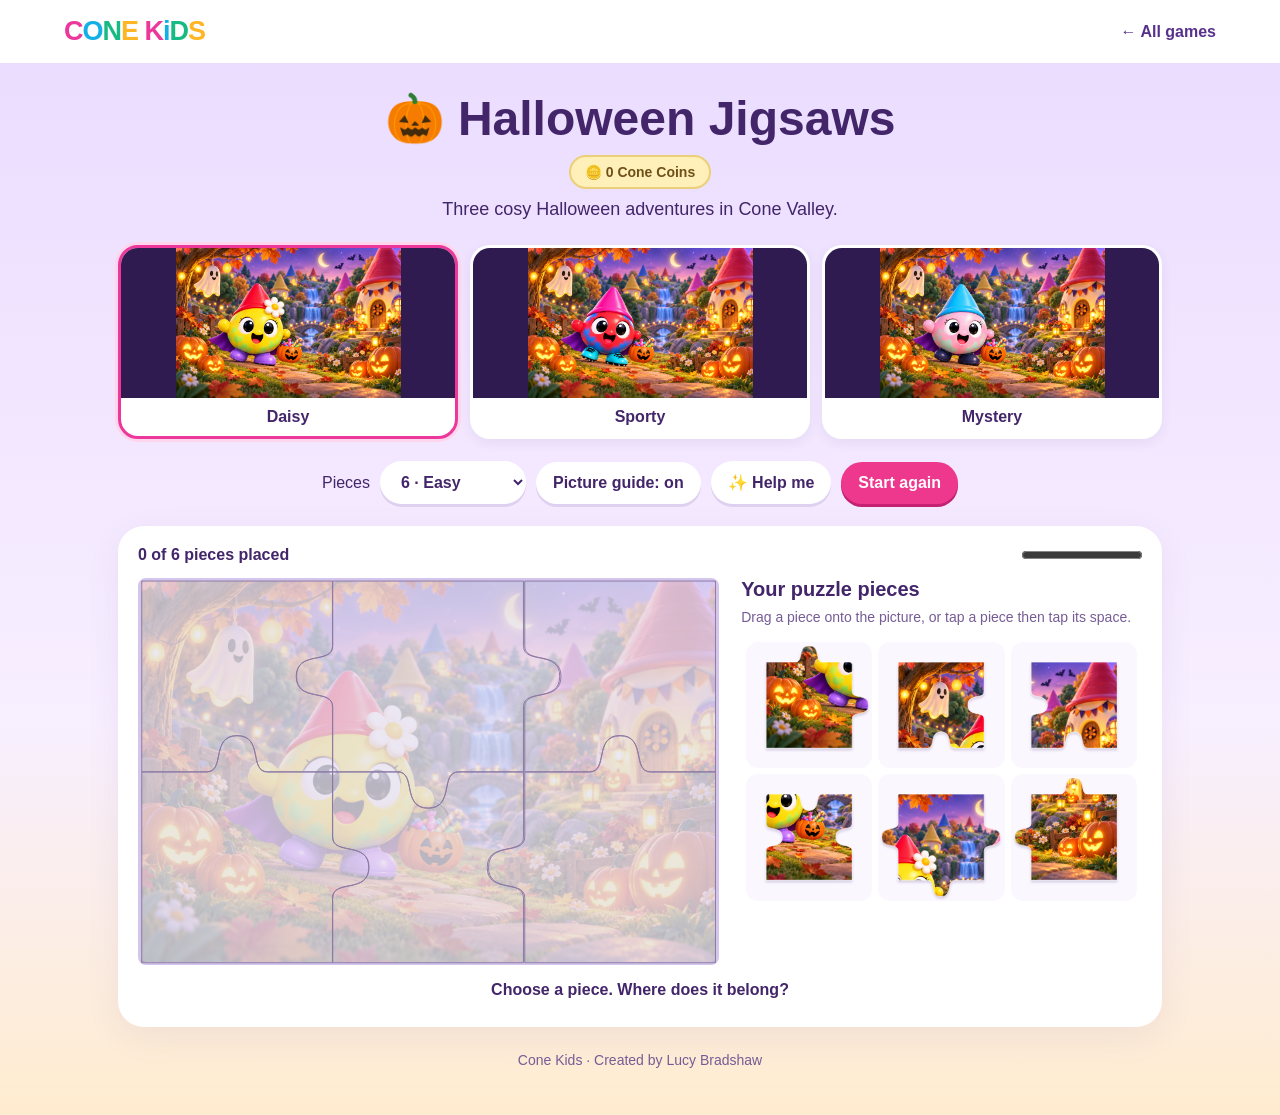
<file: play/halloween-jigsaws/index.html>
<!doctype html><html lang="en"><head><meta charset="utf-8"><meta name="viewport" content="width=device-width,initial-scale=1"><meta name="theme-color" content="#f6efff"><title>Cone Kids · Halloween Jigsaws</title><style>
*{box-sizing:border-box}body{margin:0;background:linear-gradient(180deg,#eadbff,#f8efff 65%,#ffeccf);color:#43256a;font-family:Arial,sans-serif;min-height:100vh}button,select{font:inherit}button,a,select{-webkit-tap-highlight-color:transparent}button{cursor:pointer}button:focus-visible,a:focus-visible,select:focus-visible{outline:4px solid #ffb900;outline-offset:3px}nav{background:white;padding:16px 5%;display:flex;justify-content:space-between;align-items:center}.logo{font-size:27px;font-weight:900;letter-spacing:-1px;text-decoration:none}.logo span:nth-child(4n+1){color:#ec389a}.logo span:nth-child(4n+2){color:#14afe4}.logo span:nth-child(4n+3){color:#17ba82}.logo span:nth-child(4n){color:#ffb624}nav>a:last-child{color:#58318c;font-weight:bold;text-decoration:none}main{max-width:1080px;margin:auto;padding:22px 18px}h1{text-align:center;font-size:clamp(30px,5vw,48px);margin:6px}header p{text-align:center;margin:10px 0 25px;font-size:18px}.choices{display:grid;grid-template-columns:repeat(3,1fr);gap:12px}.choice{border:3px solid transparent;border-radius:20px;padding:0;overflow:hidden;background:#fff;color:#43256a;font-weight:bold;box-shadow:0 4px 12px #43256a12}.choice img{width:100%;height:150px;object-fit:contain;background:#2f1b4f;display:block}.choice span{display:block;padding:10px}.choice[aria-pressed=true]{border-color:#ec389a;box-shadow:0 0 0 3px #ffd5ed}.controls{display:flex;align-items:center;justify-content:center;flex-wrap:wrap;gap:10px;margin:22px 0}.pill,select{border:0;border-radius:22px;background:white;color:#43256a;padding:12px 17px;font-weight:bold;box-shadow:0 3px 0 #ded0ef}.primary{background:#ed388e;color:white;box-shadow:0 3px 0 #c42172}.workspace{background:#fff;border-radius:26px;padding:20px;box-shadow:0 10px 35px #56328613}.statusline{display:flex;justify-content:space-between;align-items:center;gap:12px;margin-bottom:14px;font-weight:bold}.statusline progress{width:120px;accent-color:#22bc92}.layout{display:grid;grid-template-columns:minmax(0,1.45fr) minmax(0,1fr);gap:22px;align-items:start}.board{position:relative;width:100%;background:#e6e3f2;border:3px solid #d3c5eb;border-radius:8px;isolation:isolate}.guide{position:absolute;width:100%;height:100%;opacity:.2;pointer-events:none;object-fit:fill}.guide.hidden{visibility:hidden}.slot{position:absolute;background:none;border:0;padding:0;z-index:2}.slot:hover,.slot:focus-visible{background:#ffeaa980}.slot:disabled{pointer-events:none}.placed svg,.outline svg{display:block;width:100%;height:100%}.placed{position:absolute;pointer-events:none;z-index:3}.outline{position:absolute;pointer-events:none;z-index:1}.traybox h2{font-size:20px;margin:0 0 8px}.traybox p{font-size:14px;margin:0 0 12px;color:#765c96}.tray{display:grid;grid-template-columns:repeat(3,minmax(0,1fr));gap:6px;align-content:start;max-height:550px;overflow:auto;padding:5px}.piece{position:relative;display:block;width:100%;padding:0;background:#faf7ff;border:2px solid transparent;border-radius:12px;touch-action:none}.piece svg{display:block;width:100%;height:auto;filter:drop-shadow(0 2px 1px #43256a30);pointer-events:none}.piece[aria-pressed=true]{background:#ffedf5;border-color:#ed388e}.piece:disabled{display:none}.ghost{position:fixed;pointer-events:none;z-index:100;filter:drop-shadow(0 6px 7px #43256a55)}.message{min-height:42px;text-align:center;font-weight:bold;padding:16px 6px 0}.win{background:#f1ffef;color:#43256a;border:4px solid #9cdd96;border-radius:26px;padding:28px 24px;text-align:center;width:min(440px,calc(100% - 32px));max-height:calc(100dvh - 32px);overflow:auto;box-shadow:0 18px 65px #43256a50}.win::backdrop{background:#35204c80}.win h2{font-size:34px;margin:0 0 12px}.win p{line-height:1.5}.win .pill{margin:8px 4px}footer{text-align:center;font-size:14px;padding:25px;color:#765c96}@media(max-width:680px){main{padding:16px 12px}.choices{gap:7px}.choice img{height:85px}.choice span{font-size:13px;padding:9px 3px}.workspace{padding:13px}.layout{grid-template-columns:1fr}.tray{grid-template-columns:repeat(4,minmax(0,1fr));max-height:none}.traybox p{margin-bottom:8px}.controls{gap:8px}.pill,select{padding:11px 12px;font-size:14px}.statusline{font-size:14px}.statusline progress{width:85px}nav{padding:13px 15px}.logo{font-size:24px}}
</style></head><body><nav><a class="logo" href="/"><span>C</span><span>O</span><span>N</span><span>E</span> <span>K</span><span>i</span><span>D</span><span>S</span></a><a href="/play/">← All games</a></nav><main><header><h1>🎃 Halloween Jigsaws</h1><p>Three cosy Halloween adventures in Cone Valley.</p></header><section class="choices" aria-label="Choose a puzzle"></section><div class="controls"><label for="difficulty">Pieces</label><select id="difficulty"><option value="6">6 · Easy</option><option value="12">12 · Medium</option><option value="24">24 · Tricky</option></select><button class="pill" id="guideToggle" aria-pressed="true">Picture guide: on</button><button class="pill" id="hint">✨ Help me</button><button class="pill primary" id="restart">Start again</button></div><section class="workspace" aria-label="Jigsaw puzzle"><div class="statusline"><span id="progressText">Loading picture…</span><progress id="progress" value="0" max="6" aria-label="Pieces placed"></progress></div><div class="layout"><div class="board" id="board"><img class="guide" alt="Completed puzzle guide"></div><div class="traybox"><h2>Your puzzle pieces</h2><p>Drag a piece onto the picture, or tap a piece then tap its space.</p><div class="tray" aria-label="Unplaced pieces"></div></div></div><div class="message" id="message" role="status" aria-live="polite"></div><dialog class="win" aria-labelledby="winTitle" aria-describedby="winText"><h2 id="winTitle">🌈 Well done!</h2><p id="winText">You put every piece together. The Cone Kids are proud of you!</p><button class="pill primary" id="again">Play again</button><button class="pill" id="viewPuzzle">See my puzzle</button></dialog></section><footer>Cone Kids · Created by Lucy Bradshaw</footer></main><script src="/play/shared/cone-coins.js?v=1"></script><script>
'use strict';
const asset=file=>'assets/'+file;
const puzzles=[{name:'Daisy',file:'daisy-halloween.jpg'},{name:'Sporty',file:'sporty-halloween.jpg'},{name:'Mystery',file:'mystery-halloween.jpg'}];
const $=s=>document.querySelector(s);let current=0,cols=3,rows=2,w=100,h=100,W=300,H=200,pad=20,selected=null,placed=new Set(),pieces=[],generation=0,ready=false,drag=null,completed=false;
puzzles.forEach((p,i)=>{let b=document.createElement('button');b.className='choice';b.innerHTML=`<img src="${asset(p.file)}" alt="${p.name} puzzle"><span>${p.name}</span>`;b.setAttribute('aria-pressed',i===0);b.onclick=()=>{current=i;document.querySelectorAll('.choice').forEach((x,j)=>x.setAttribute('aria-pressed',j===i));start()};$('.choices').append(b)});
function edge(x,y,dx,dy,sign){let px=dy,py=-dx;const pt=(t,b)=>`${x+dx*t+px*b*sign} ${y+dy*t+py*b*sign}`;if(!sign)return `L ${pt(1,0)} `;return `L ${pt(.34,0)} C ${pt(.44,0)} ${pt(.36,.19)} ${pt(.5,.19)} C ${pt(.64,.19)} ${pt(.56,0)} ${pt(.66,0)} L ${pt(1,0)} `}
function pathFor(c,r){const v=(c,r)=>(c+r)%2?1:-1;return 'M 0 0 '+edge(0,0,w,0,r===0?0:-v(c,r-1))+edge(w,0,0,h,c===cols-1?0:v(c,r))+edge(w,h,-w,0,r===rows-1?0:v(c,r))+edge(0,h,0,-h,c===0?0:-v(c-1,r))+'Z'}
function svgFor(id,outline=false){let c=id%cols,r=Math.floor(id/cols),path=pathFor(c,r);return `<svg xmlns="http://www.w3.org/2000/svg" viewBox="${-pad} ${-pad} ${w+2*pad} ${h+2*pad}" aria-hidden="true"><defs><clipPath id="clip${id}"><path d="${path}"/></clipPath></defs>${outline?'':`<image href="${asset(puzzles[current].file)}" x="${-c*w}" y="${-r*h}" width="${W}" height="${H}" preserveAspectRatio="none" clip-path="url(#clip${id})"/>`}<path d="${path}" fill="none" stroke="${outline?'#8b79a5':'#ffffff'}" stroke-width="${outline?1:1.2}" stroke-linejoin="round"/></svg>`}
function position(el,id){let c=id%cols,r=Math.floor(id/cols);Object.assign(el.style,{left:((c*w-pad)/W*100)+'%',top:((r*h-pad)/H*100)+'%',width:((w+2*pad)/W*100)+'%',height:((h+2*pad)/H*100)+'%'})}
function cancelDrag(){if(drag?.ghost)drag.ghost.remove();drag=null}
function start(){cancelDrag();completed=false;if($('.win').open)$('.win').close();ready=false;selected=null;placed=new Set();pieces=[];const ticket=++generation;$('.tray').replaceChildren();document.querySelectorAll('.slot,.placed,.outline').forEach(x=>x.remove());$('#message').textContent='Loading your puzzle…';$('#progressText').textContent='Loading picture…';$('#hint').disabled=true;let im=new Image();im.onload=()=>{if(ticket!==generation)return;let n=+$('#difficulty').value;[cols,rows]=n===6?[3,2]:n===12?[4,3]:[6,4];W=600;H=W*im.naturalHeight/im.naturalWidth;w=W/cols;h=H/rows;pad=Math.max(w,h)*.21;$('#board').style.aspectRatio=`${W}/${H}`;$('.guide').src=im.src;$('.guide').style.opacity='';$('#progress').max=n;$('#progress').value=0;
for(let id=0;id<n;id++){let slot=document.createElement('button');slot.className='slot';slot.dataset.slot=id;slot.setAttribute('aria-label',`Place piece in row ${Math.floor(id/cols)+1}, column ${id%cols+1}`);Object.assign(slot.style,{left:(id%cols/cols*100)+'%',top:(Math.floor(id/cols)/rows*100)+'%',width:(100/cols)+'%',height:(100/rows)+'%'});slot.onclick=()=>attempt(id);$('#board').append(slot);let outline=document.createElement('div');outline.className='outline';outline.innerHTML=svgFor(id,true);position(outline,id);$('#board').append(outline);let b=document.createElement('button');b.className='piece';b.dataset.piece=id;b.setAttribute('aria-label',`Puzzle piece ${id+1}`);b.setAttribute('aria-pressed','false');b.innerHTML=svgFor(id);b.onclick=()=>{if(b.suppressClick){b.suppressClick=false;return}choose(id)};b.onpointerdown=e=>beginDrag(e,id);pieces.push(b)}
let order=[...pieces];for(let i=order.length-1;i>0;i--){let j=Math.floor(Math.random()*(i+1));[order[i],order[j]]=[order[j],order[i]]}order.forEach(b=>$('.tray').append(b));ready=true;$('#hint').disabled=false;update();$('#message').textContent='Choose a piece. Where does it belong?'};im.onerror=()=>{if(ticket===generation){$('#message').textContent='The picture could not load. Please try Start again.';$('#progressText').textContent='Picture unavailable'}};im.src=asset(puzzles[current].file)}
function choose(id){if(!ready||placed.has(id))return;selected=id;pieces.forEach((b,i)=>b.setAttribute('aria-pressed',i===id));$('#message').textContent='Now tap the space where your piece belongs.'}
function attempt(id){if(selected===null){$('#message').textContent='Choose a puzzle piece first.';return}if(selected!==id){$('#message').textContent='Try another space. You can do it!';return}place(id)}
function place(id){if(!ready||completed||!Number.isInteger(id)||id<0||id>=pieces.length||placed.has(id))return;placed.add(id);pieces[id].disabled=true;pieces[id].setAttribute('aria-pressed','false');const el=document.createElement('div');el.className='placed';el.innerHTML=svgFor(id);position(el,id);$('#board').append(el);document.querySelector(`[data-slot="${id}"]`).disabled=true;selected=null;pieces.forEach(b=>b.setAttribute('aria-pressed','false'));update();$('#message').textContent='Lovely! That piece fits.';checkCompletion()}
function checkCompletion(){if(completed||!ready||placed.size!==cols*rows)return;completed=true;selected=null;cancelDrag();$('#hint').disabled=true;$('#message').textContent='Well done! Every piece is in its place!';$('.guide').style.opacity='1';$('#winText').textContent=`You finished ${puzzles[current].name}’s Halloween picture with all ${pieces.length} pieces. Spooktacular!`;$('.win').showModal();$('#again').focus();const wonGeneration=generation,baseText=$('#winText').textContent;ConeCoins.earnOnce('jigsaw:halloween:'+current+':'+pieces.length,pieces.length===6?5:pieces.length===12?10:15).then(r=>{if(r.ok&&r.amount&&completed&&generation===wonGeneration)$('#winText').textContent=baseText+' +'+r.amount+' Cone Coins!';})}
function update(){$('#progressText').textContent=`${placed.size} of ${pieces.length} pieces placed`;$('#progress').value=placed.size}
function beginDrag(e,id){if(e.button!==0||!ready||placed.has(id))return;cancelDrag();pieces[id].suppressClick=false;drag={id,button:pieces[id],startX:e.clientX,startY:e.clientY,pointer:e.pointerId,ghost:null};pieces[id].setPointerCapture(e.pointerId)}
document.addEventListener('pointermove',e=>{if(!drag||e.pointerId!==drag.pointer)return;if(!drag.ghost&&Math.hypot(e.clientX-drag.startX,e.clientY-drag.startY)<8)return;if(!drag.ghost){choose(drag.id);let g=document.createElement('div');g.className='ghost';g.innerHTML=svgFor(drag.id);g.style.width=($('#board').getBoundingClientRect().width*(w+2*pad)/W)+'px';document.body.append(g);drag.ghost=g}let box=drag.ghost.getBoundingClientRect();drag.ghost.style.left=(e.clientX-box.width/2)+'px';drag.ghost.style.top=(e.clientY-box.height/2)+'px'});
document.addEventListener('pointerup',e=>{if(!drag||e.pointerId!==drag.pointer)return;let d=drag,hadGhost=!!d.ghost;if(hadGhost){let rect=$('#board').getBoundingClientRect(),c=Math.floor((e.clientX-rect.left)/rect.width*cols),r=Math.floor((e.clientY-rect.top)/rect.height*rows);if(c>=0&&c<cols&&r>=0&&r<rows)attempt(r*cols+c);else $('#message').textContent='Drop your piece on the picture, or tap a space.';d.button.suppressClick=true}cancelDrag()});document.addEventListener('pointercancel',cancelDrag);
$('#difficulty').onchange=start;$('#restart').onclick=start;$('#again').onclick=start;$('#viewPuzzle').onclick=()=>$('.win').close();$('#guideToggle').onclick=()=>{let hidden=$('.guide').classList.toggle('hidden');$('#guideToggle').setAttribute('aria-pressed',!hidden);$('#guideToggle').textContent='Picture guide: '+(hidden?'off':'on')};$('#hint').onclick=()=>{if(!ready)return;let id=selected??pieces.findIndex((b,i)=>!placed.has(i));if(id>=0)place(id)};start();
</script><script defer src="https://static.cloudflareinsights.com/beacon.min.js" data-cf-beacon='{"token":"ecd15a050bbf453b8a7b44e8aaf2e507"}'></script></body></html>
</file>
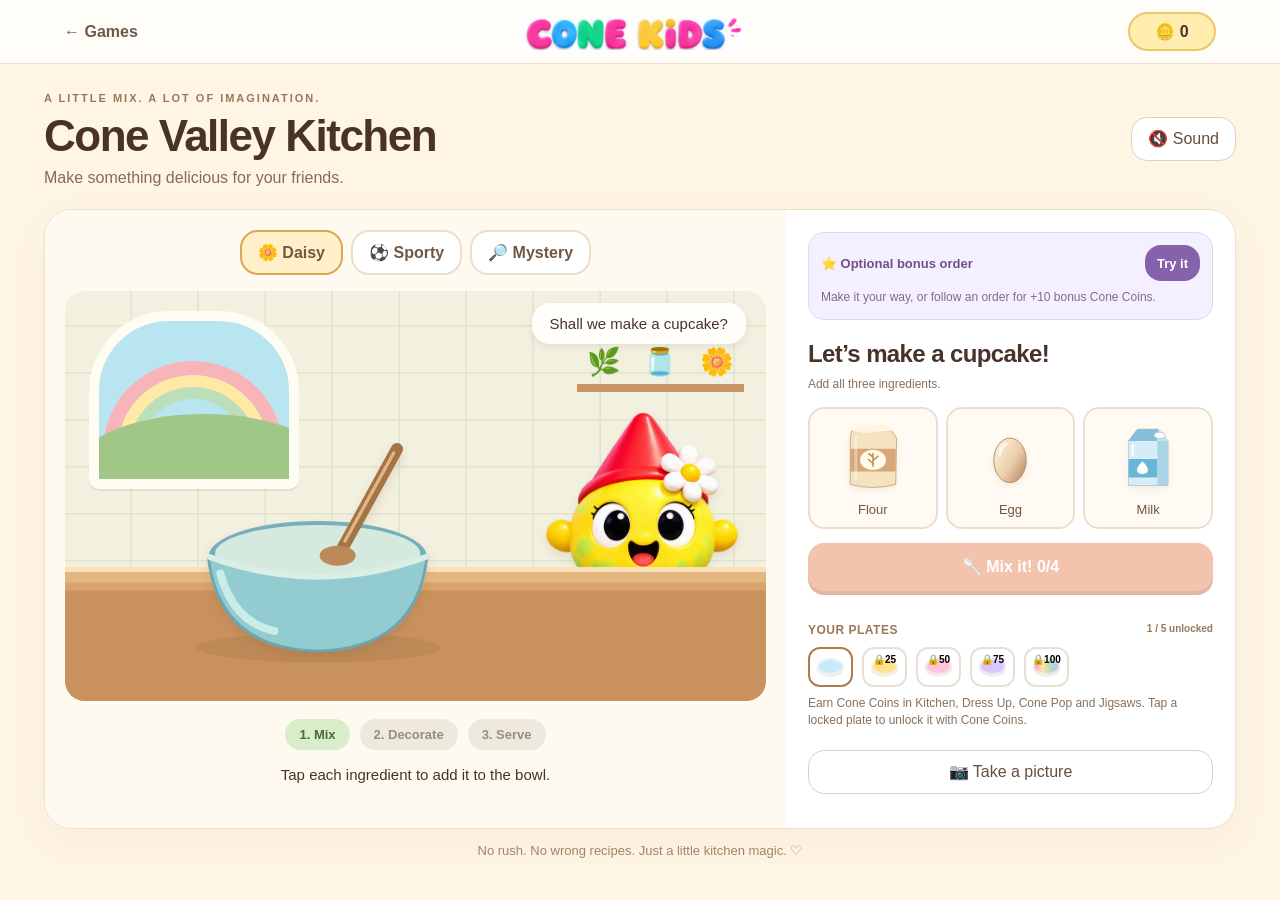
<file: play/kitchen/index.html>
<!doctype html>
<html lang="en"><head><meta charset="utf-8"><meta name="viewport" content="width=device-width,initial-scale=1,viewport-fit=cover"><meta name="theme-color" content="#fff5e5"><title>Cone Valley Kitchen · Cone Kids</title><link rel="stylesheet" href="style.css?v=brand1"></head>
<body>
<header><a class="back" href="/play/">← Games</a><a class="brand" href="/" aria-label="Cone Kids home"><span id="brand-fallback" aria-hidden="true"><span>C</span><span>O</span><span>N</span><span>E</span> <span>K</span><span>i</span><span>D</span><span>S</span></span><img id="brand-logo" width="570" height="94" alt="" hidden></a><div class="coin" aria-label="Cone Coins">🪙 <span id="coins" data-cone-coins-balance>0</span></div></header>
<main>
 <div class="heading"><div><span class="eyebrow">A LITTLE MIX. A LOT OF IMAGINATION.</span><h1>Cone Valley Kitchen</h1><p>Make something delicious for your friends.</p></div><button id="sound" class="quiet" aria-pressed="false" aria-label="Turn sound on">🔇 Sound</button></div>
 <section class="kitchen" aria-label="Cupcake kitchen">
  <div class="counter">
   <div class="guests" role="group" aria-label="Choose a friend"><button data-guest="daisy" aria-pressed="true">🌼 Daisy</button><button data-guest="sporty" aria-pressed="false">⚽ Sporty</button><button data-guest="mystery" aria-pressed="false">🔎 Mystery</button></div>
   <div class="scene"><div class="window" aria-hidden="true"><div class="rainbow"></div><div class="hill"></div></div><div class="shelf" aria-hidden="true">🌿 &nbsp; 🫙 &nbsp; 🌼</div><div class="speech" id="speech">Shall we make a cupcake?</div><img id="guest" class="guest" src="/play/dress-up/assets/daisy.png" alt="Daisy"><div class="worktop"></div><div id="food" role="img" aria-label="Your cupcake"></div><div id="sparkles" aria-hidden="true"></div></div>
   <div class="progress" aria-label="Recipe steps"><span id="step-mix">1. Mix</span><span id="step-decorate">2. Decorate</span><span id="step-served">3. Serve</span></div>
   <p id="message" class="message" role="status" aria-live="polite">Tap each ingredient to add it to the bowl.</p>
  </div>
  <aside class="tools">
   <section class="order"><div class="order-title"><span>⭐ Optional bonus order</span><button id="bonus" aria-pressed="false">Try it</button></div><p id="order-copy">Make it your way, or follow an order for +10 bonus Cone Coins.</p><div id="order-details" hidden></div></section>
   <section id="mix-panel"><h2>Let’s make a cupcake!</h2><p class="help">Add all three ingredients.</p><div id="ingredients" class="ingredients"><button data-ingredient="flour">🌾<span>Flour</span></button><button data-ingredient="egg">🥚<span>Egg</span></button><button data-ingredient="milk">🥛<span>Milk</span></button></div><button id="mix" class="primary" disabled>🥄 Mix it! <span id="mix-count">0/4</span></button><button id="bake" class="primary bake" hidden>🔥 Bake my cupcake</button></section>
   <section id="decorate-panel" hidden><h2>Make it yours</h2><label class="label">Choose your icing</label><div id="icings" class="icings" role="group" aria-label="Icing colour"></div><label class="label">Tap toppings to add them</label><div id="toppings" class="toppings"></div><div class="small-actions"><button id="undo">↶ Undo topping</button><button id="clear">Clear toppings</button></div><div id="topping-counts" class="counts" aria-live="polite"></div><button id="serve" class="primary">💛 Serve my cupcake</button><p class="help">Every creation earns 5 Cone Coins. Make whatever you like!</p></section>
   <section id="served-panel" hidden><div class="celebrate">Lovely baking!</div><p id="reward"></p><button id="next" class="primary">🧁 Make another</button></section>
   <section class="plates"><div class="label">Your plates <span id="plate-progress"></span></div><div id="plates" class="plate-options" role="group" aria-label="Choose a plate"></div><p class="help">Earn Cone Coins in Kitchen, Dress Up, Cone Pop and Jigsaws. Tap a locked plate to unlock it with Cone Coins.</p></section>
   <button id="picture" class="quiet picture">📷 Take a picture</button>
  </aside>
 </section>
 <p class="footer-note">No rush. No wrong recipes. Just a little kitchen magic. ♡</p>
</main><script src="brand.js?v=1"></script><script src="/play/shared/cone-coins.js?v=1"></script><script src="engine.js?v=coins1"></script><script src="art.js?v=2"></script><script src="app.js?v=coins1"></script><script defer src="https://static.cloudflareinsights.com/beacon.min.js" data-cf-beacon='{"token":"ecd15a050bbf453b8a7b44e8aaf2e507"}'></script></body></html>
</file>
<file: play/kitchen/style.css>
*{box-sizing:border-box}body{margin:0;background:#fff5e5;color:#493329;font-family:ui-rounded,'Trebuchet MS',Arial,sans-serif}button,a,input{-webkit-tap-highlight-color:transparent}button{font:inherit;cursor:pointer;touch-action:manipulation}button:disabled{cursor:default;opacity:.5}button:focus-visible,a:focus-visible{outline:3px solid #7736ae;outline-offset:3px}[hidden]{display:none!important}header{height:64px;display:flex;align-items:center;justify-content:space-between;padding:0 5%;background:#fffdf7;border-bottom:1px solid #eddfca}.back{color:#70594c;text-decoration:none;font-weight:bold}.brand{display:flex;align-items:center;justify-content:center;flex:0 1 230px;min-width:100px;max-width:230px;aspect-ratio:285/47;border-radius:12px;background:white;overflow:hidden;text-decoration:none;font-size:25px;font-weight:1000;letter-spacing:-1px;white-space:nowrap}.brand img{display:block;width:100%;height:auto}.brand #brand-fallback{line-height:1.2;font-family:Arial,sans-serif}.brand #brand-fallback span:nth-child(1),.brand #brand-fallback span:nth-child(4),.brand #brand-fallback span:nth-child(6),.brand #brand-fallback span:nth-child(7){color:#f548a4}.brand #brand-fallback span:nth-child(2),.brand #brand-fallback span:nth-child(8){color:#1db5ed}.brand #brand-fallback span:nth-child(3){color:#31c98c}.brand #brand-fallback span:nth-child(5){color:#ffc44e}header{gap:10px}.back,.coin{flex-shrink:0;white-space:nowrap}.coin{background:#ffedb0;border:2px solid #eac76b;border-radius:28px;padding:8px 16px;font-weight:bold;min-width:88px;text-align:center}main{max-width:1240px;margin:auto;padding:24px}.heading{display:flex;justify-content:space-between;gap:12px;align-items:center;margin-bottom:20px}.eyebrow{letter-spacing:2px;font-size:11px;color:#99775c;font-weight:bold}h1{font-size:clamp(28px,4vw,44px);letter-spacing:-1.5px;margin:5px 0}p{line-height:1.45}.heading p{margin:0;color:#866b58}button{border:0}.quiet{background:white;border:1px solid #dfd1c1;border-radius:16px;padding:11px 16px;color:#664d3c;min-height:44px}.kitchen{display:grid;grid-template-columns:minmax(0,1.65fr) minmax(300px,1fr);background:white;border:1px solid #eee0c9;border-radius:28px;overflow:clip;box-shadow:0 12px 40px #7a512b0d}.counter{min-width:0;background:#fffaf0;padding:20px}.guests{display:flex;gap:8px;justify-content:center;margin-bottom:16px}.guests button{padding:11px 16px;border-radius:18px;background:#fff;border:2px solid #eadfcb;font-weight:bold;color:#735741;min-height:44px}.guests button[aria-pressed=true]{background:#fff0c9;border-color:#dca557}.scene{position:relative;height:410px;border-radius:20px;overflow:hidden;background:repeating-linear-gradient(0deg,transparent 0 45px,#e4e2cd 46px 47px),repeating-linear-gradient(90deg,#f2f0df 0 65px,#e4e2cd 66px 67px);isolation:isolate}.window{position:absolute;top:20px;left:24px;width:210px;height:178px;border:10px solid #fffcf1;border-radius:80px 80px 10px 10px;background:#b9e5f1;overflow:hidden;box-shadow:0 2px 0 #0001}.rainbow{position:absolute;border:14px solid #f8b5b9;border-bottom:0;width:180px;height:130px;top:40px;left:4px;border-radius:100px 100px 0 0;box-shadow:inset 0 0 0 12px #ffe9a4,inset 0 0 0 24px #bddeba}.hill{position:absolute;bottom:-50px;left:-25px;width:260px;height:115px;background:#a1c788;border-radius:50%}.shelf{position:absolute;right:22px;top:55px;border-bottom:8px solid #c99464;font-size:27px;padding:0 10px 6px}.guest{position:absolute;right:4px;bottom:64px;height:260px;width:240px;object-fit:contain;z-index:1;filter:drop-shadow(0 5px 4px #65452a18)}.speech{position:absolute;right:20px;top:12px;max-width:240px;background:#fffefa;border-radius:18px;padding:12px 18px;z-index:2;font-size:15px;box-shadow:0 3px 10px #0001;text-align:center}.worktop{position:absolute;bottom:0;inset-inline:0;height:134px;background:linear-gradient(#e4b782 0 10px,#d8a36d 11px 18px,#c8915d 19px 100%);border-top:5px solid #fae1b8;z-index:2}#food{position:absolute;left:0;bottom:0;width:74%;height:320px;z-index:3}#food svg{width:100%;height:100%;display:block}.progress{display:flex;justify-content:center;gap:10px;margin:18px 0 0}.progress span{font-weight:bold;font-size:13px;padding:8px 14px;border-radius:20px;background:#eee9df;color:#9c8c79}.progress .active{background:#d8edca;color:#4b6b39}.message{text-align:center;font-size:15px;min-height:44px;margin:14px 6px 0}.tools{padding:22px;display:flex;flex-direction:column;gap:20px;min-width:0}h2{font-size:24px;margin:0 0 8px;letter-spacing:-.6px}.help{font-size:12px;color:#88705c;margin:8px 0 0}.order{background:#f5f0ff;border:1px solid #e2d6f5;border-radius:16px;padding:12px}.order-title{display:flex;align-items:center;justify-content:space-between;gap:8px;font-size:13px;font-weight:bold;color:#715089}.order button{background:#8661ac;color:white;border-radius:16px;padding:8px 12px;white-space:nowrap;min-height:36px}.order p{font-size:12px;margin:8px 0 0;color:#806a92}#order-details{font-size:15px;line-height:1.5;margin-top:8px}.ingredients{display:grid;grid-template-columns:repeat(3,1fr);gap:8px;margin:14px 0}.ingredients button{border:2px solid #eadfcf;background:#fffaf3;border-radius:16px;padding:12px 6px;font-size:32px}.ingredients span{display:block;font-size:13px;margin-top:5px;color:#70563e}.ingredients button.added{background:#e7f3dc;border-color:#bdd49f}.primary{display:block;width:100%;background:#ea8960;color:#fff;border-radius:16px;padding:14px 10px;font-weight:bold;font-size:16px;box-shadow:0 4px 0 #c66c48;min-height:48px}.bake{background:#906ab9;box-shadow:0 4px 0 #6d4c91}.label{display:block;font-size:12px;text-transform:uppercase;letter-spacing:1px;font-weight:bold;color:#98785b;margin:12px 0 10px}.icings{display:flex;gap:10px;flex-wrap:wrap}.icing{height:38px;width:38px;border-radius:50%;border:3px solid #0001}.icing[aria-pressed=true]{outline:3px solid #9f7959;outline-offset:2px}.toppings{display:grid;grid-template-columns:repeat(3,1fr);gap:6px}.toppings button{padding:8px 2px;border:1px solid #eadfcf;border-radius:12px;background:#fffaf3;font-size:24px;min-height:58px}.toppings small{display:block;font-size:10px;color:#795e46;margin-top:3px}.small-actions{display:flex;gap:8px;margin-top:10px}.small-actions button{border-radius:10px;padding:9px 6px;background:#f1ece5;color:#82664d;font-size:12px;flex:1;min-height:36px}.counts{font-size:12px;color:#886b54;min-height:20px;margin:10px 0}.plate-options{display:flex;gap:9px;flex-wrap:wrap}.plate-option{border:2px solid #e9e0d5;background:white;border-radius:12px;position:relative;padding:7px;width:45px;min-height:40px}.plate-option[aria-pressed=true]{border-color:#b27b4d}.plate-option .disk{height:17px;border-radius:50%;display:block;border:2px solid #fff8;box-shadow:0 2px 1px #0001}.plate-option small{position:absolute;inset:5px 0 0;text-align:center;font-size:10px;font-weight:bold}.plate-option:disabled{opacity:.6}.plates .label{display:flex;justify-content:space-between;gap:4px;letter-spacing:.5px}#plate-progress{font-size:10px;letter-spacing:0;text-transform:none}.picture{width:100%}.celebrate{font-size:30px;font-weight:bold;color:#9a6d42;margin-bottom:10px}.footer-note{text-align:center;color:#a18469;font-size:13px}.mixing #food{animation:wiggle .25s 2}.served .guest{animation:bounce .6s 2}.served #food{animation:pop .45s}.baking #food{animation:pop .6s infinite alternate}#sparkles{pointer-events:none;position:absolute;inset:0;z-index:5;font-size:28px;display:none}.served #sparkles{display:block;animation:celebrate 1.8s forwards}#sparkles span{position:absolute}@keyframes wiggle{50%{transform:rotate(4deg)}100%{transform:rotate(-4deg)}}@keyframes bounce{50%{transform:translateY(-15px)}}@keyframes pop{50%{transform:scale(1.05)}}@keyframes celebrate{from{opacity:1;transform:translateY(40px)}to{opacity:0;transform:translateY(-40px)}}
@media(max-width:760px){header{height:54px;padding:0 16px}.brand{font-size:22px}main{padding:14px}.heading{margin-bottom:14px}.eyebrow{display:none}h1{font-size:29px}.heading p{font-size:13px}.heading .quiet{font-size:12px;padding:8px;min-width:70px}.kitchen{display:block;border-radius:22px}.counter{padding:12px;position:sticky;top:0;z-index:2;align-self:start;border-bottom:1px solid #eadfcb}.scene{height:230px;height:clamp(160px,30dvh,260px)}.window{width:145px;height:140px;left:14px;top:12px}.guest{height:80%;width:46%;bottom:15%;right:0}.speech{right:8px;top:10px;font-size:12px;max-width:185px;padding:9px 12px}.shelf{top:70px;right:10px;font-size:19px}.worktop{height:32%}#food{height:100%;width:75%;left:-8px}.guests{gap:6px;margin-bottom:10px}.guests button{font-size:13px;padding:8px 12px;flex:1}.progress{margin-top:10px;gap:6px}.progress span{padding:6px 12px;font-size:12px}.message{min-height:0;margin:10px 0 0;font-size:13px}.tools{padding:16px;gap:16px}.icings{gap:12px}.icing{width:36px;height:36px}.ingredients{margin:12px 0}.tools .plates{padding-top:3px}.footer-note{font-size:11px}}
@media(orientation:landscape) and (max-height:600px){header{height:44px}.heading{margin:0 0 10px}.heading h1{font-size:24px}.heading p,.eyebrow{display:none}main{padding:10px 16px}.kitchen{display:grid;grid-template-columns:minmax(0,1.4fr) minmax(265px,1fr);align-items:start}.counter{position:sticky;top:8px;padding:10px}.scene{height:calc(100vh - 155px);height:calc(100dvh - 155px);min-height:155px;max-height:300px}.guest{height:76%;width:44%;bottom:14%}.speech{font-size:11px;max-width:180px;padding:7px;top:7px;right:7px}.shelf{display:none}.window{width:130px;height:100px;top:10px;left:10px}.worktop{height:30%}#food{height:95%;width:73%;left:-5px}.guests{margin-bottom:8px}.guests button{padding:6px 8px;min-height:34px;font-size:12px}.progress{margin:8px 0 0}.progress span{font-size:11px;padding:5px 9px}.message{font-size:12px;margin:8px 0 0;min-height:0}.tools{max-height:calc(100vh - 65px);max-height:calc(100dvh - 65px);overflow-y:auto;overscroll-behavior:contain;padding:14px;gap:16px}.order{padding:9px}.order-title{font-size:12px}.order p{font-size:11px}.footer-note{margin:8px 0}.kitchen{overflow:visible}}
@media(prefers-reduced-motion:reduce){*,*:before,*:after{animation:none!important;scroll-behavior:auto!important}}

/* Original illustrated ingredients and toppings, shared with the food scene. */
.ingredients button svg{display:block;width:76px;height:82px;max-width:100%;margin:auto;filter:drop-shadow(0 3px 3px #63472b15)}.ingredients button{padding:6px 3px 10px;transition:background .2s,transform .2s}.ingredients button:not(:disabled):active{transform:scale(.94)}.ingredients button.added{position:relative}.ingredients button.added:after{content:'✓';position:absolute;right:6px;top:5px;color:#527d3e;font-size:18px;font-weight:bold}.toppings button svg{display:block;width:70px;height:66px;margin:auto;max-width:100%;filter:drop-shadow(0 3px 2px #6b43301a)}.toppings button{padding:4px 2px 8px;background:linear-gradient(#fffdf7,#f8ecdc);box-shadow:0 3px 0 #e1cdb6;transition:transform .15s,background .15s}.toppings button:not(:disabled):active{transform:translateY(3px);box-shadow:none}.toppings small{font-size:11px;margin-top:0;color:#654a33}.scene #food{overflow:visible}.toppings button:disabled{opacity:.65}
@media(orientation:landscape) and (max-height:600px){.ingredients button svg{height:60px}.toppings button svg{height:52px}.ingredients button{padding-top:3px}.toppings small{font-size:10px}}
</file>
